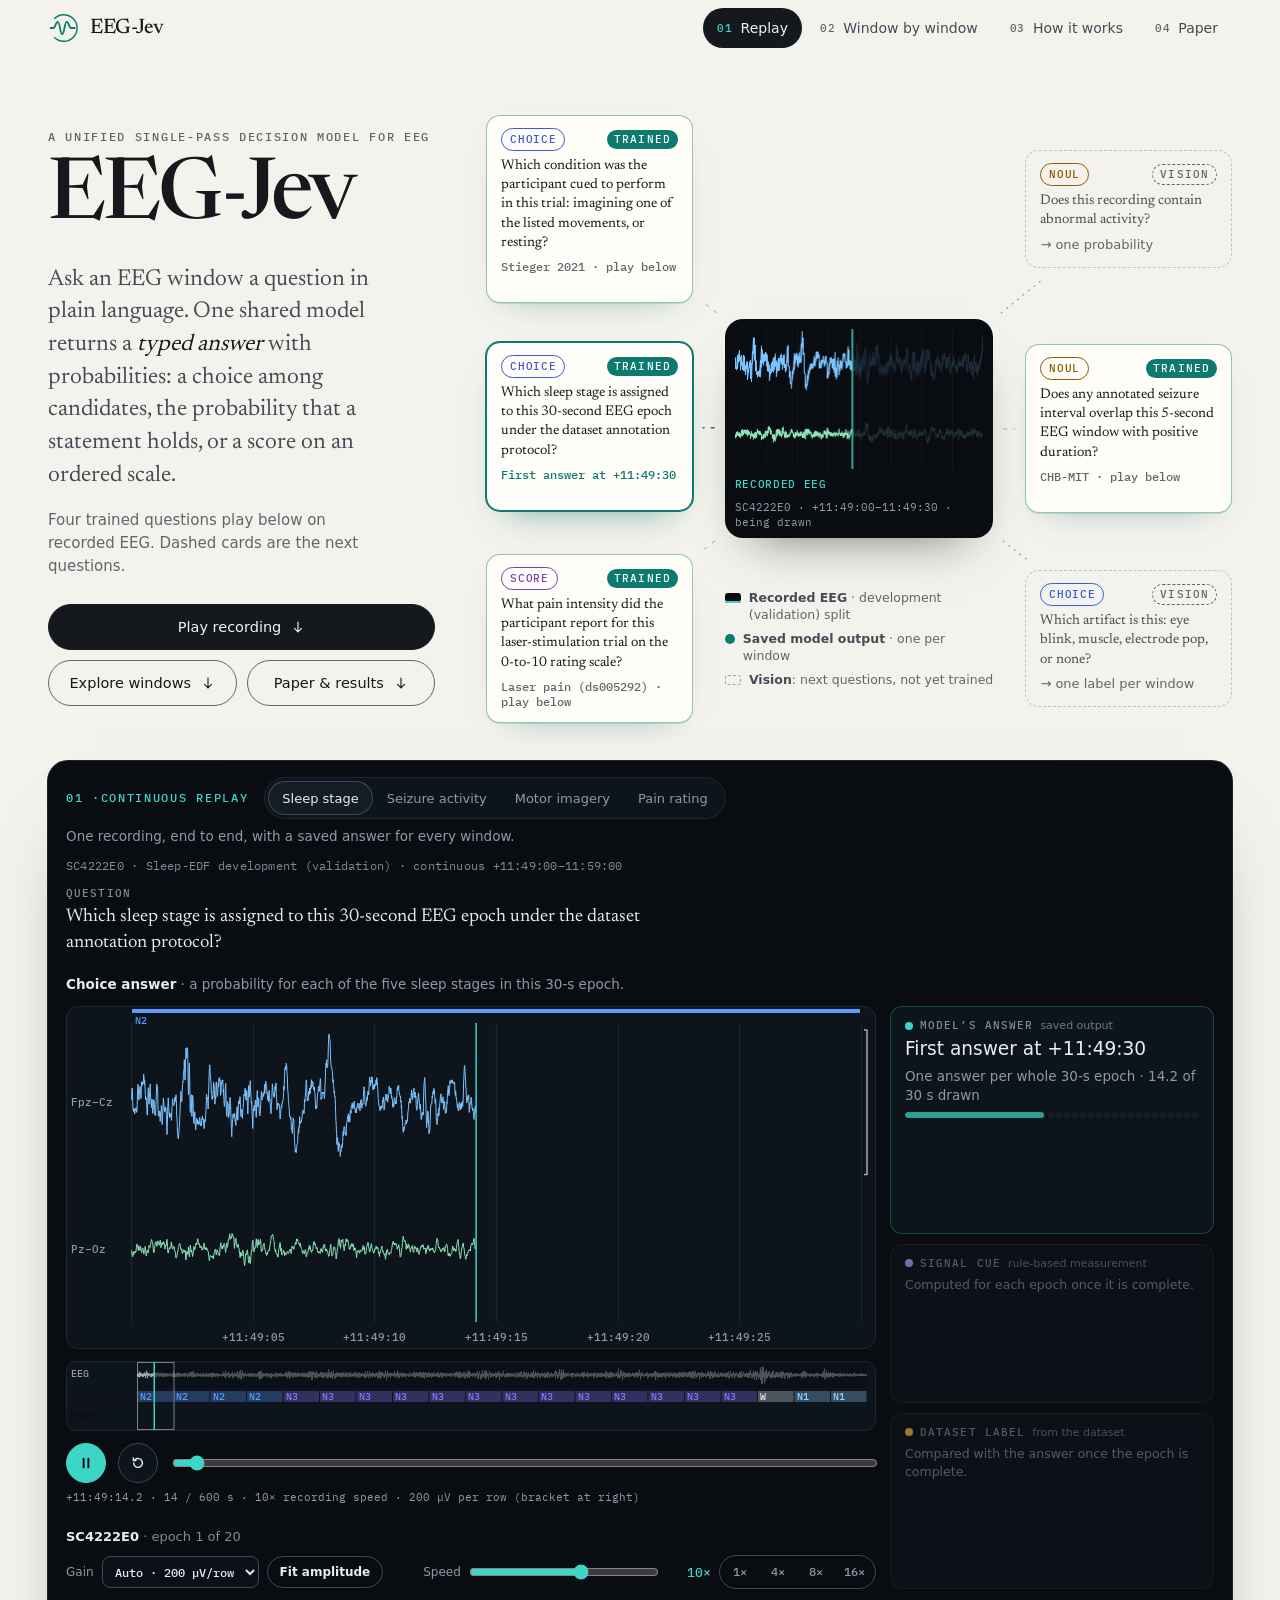
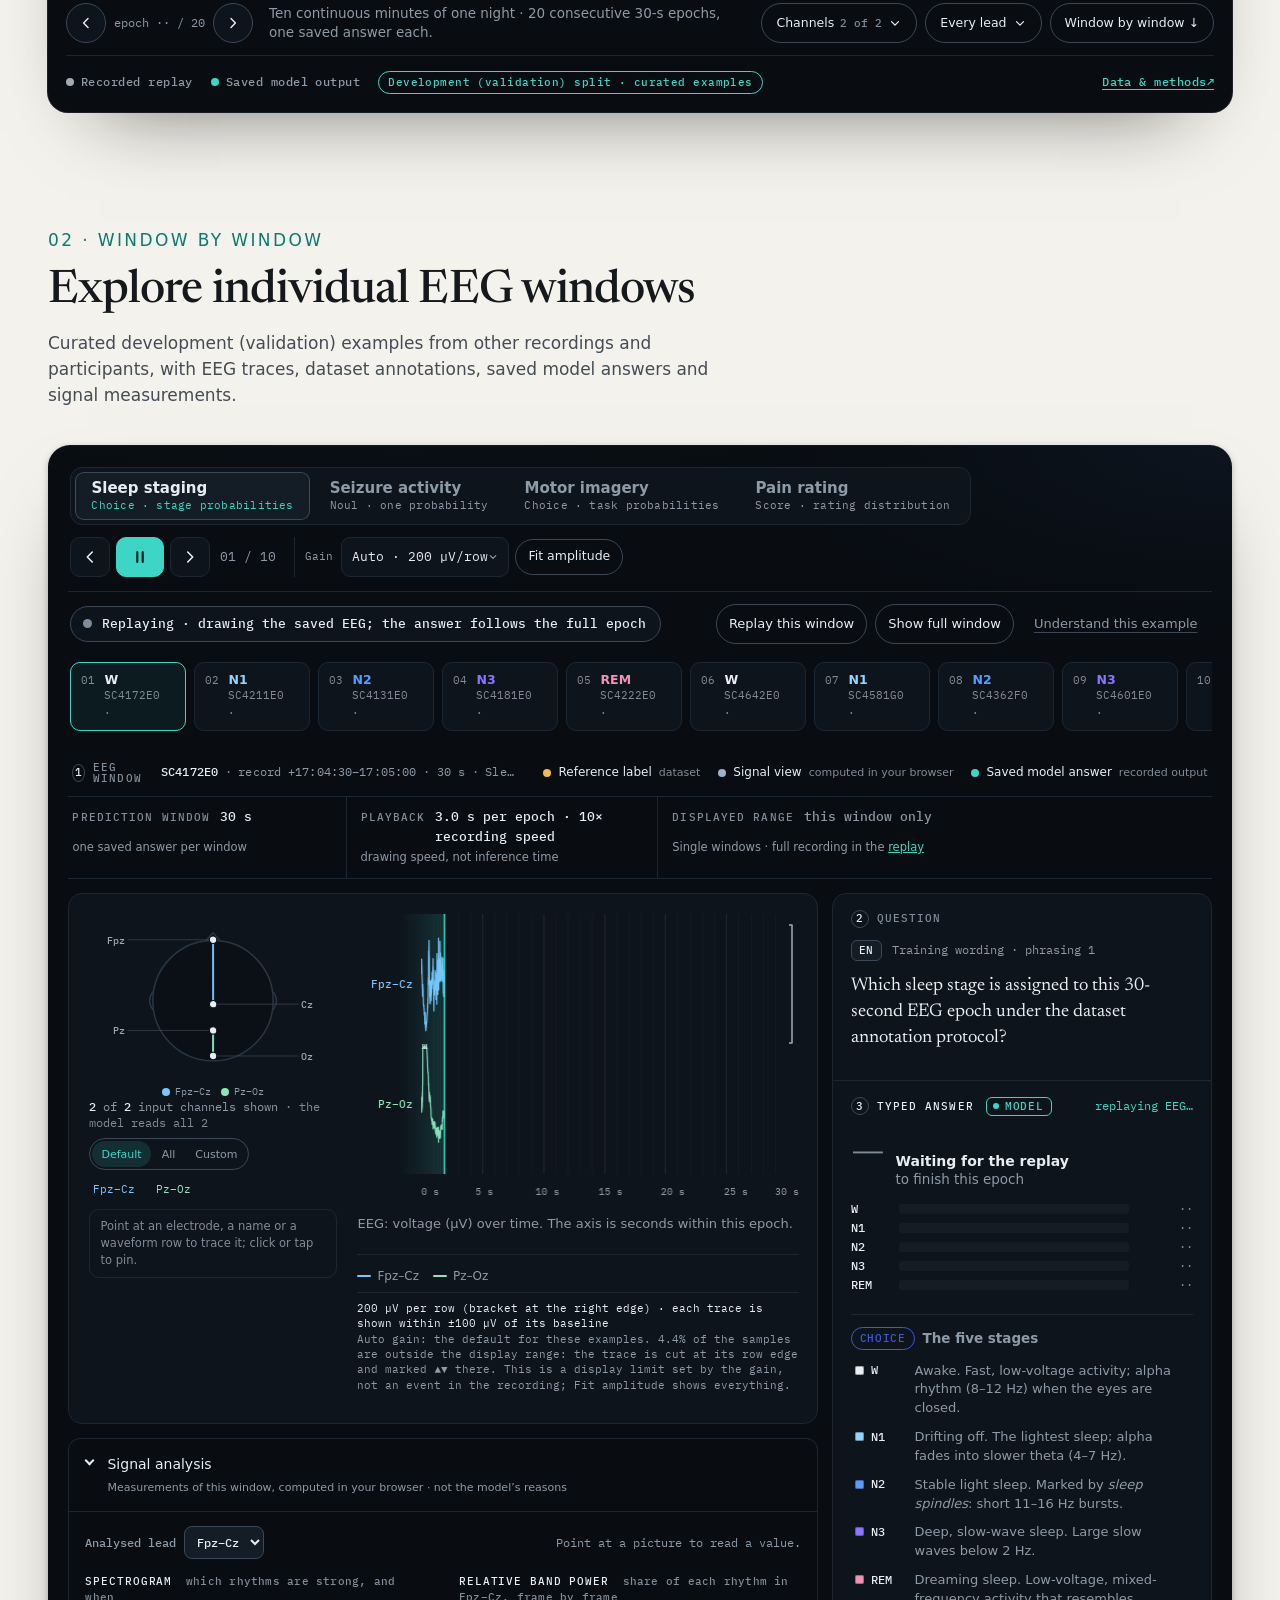
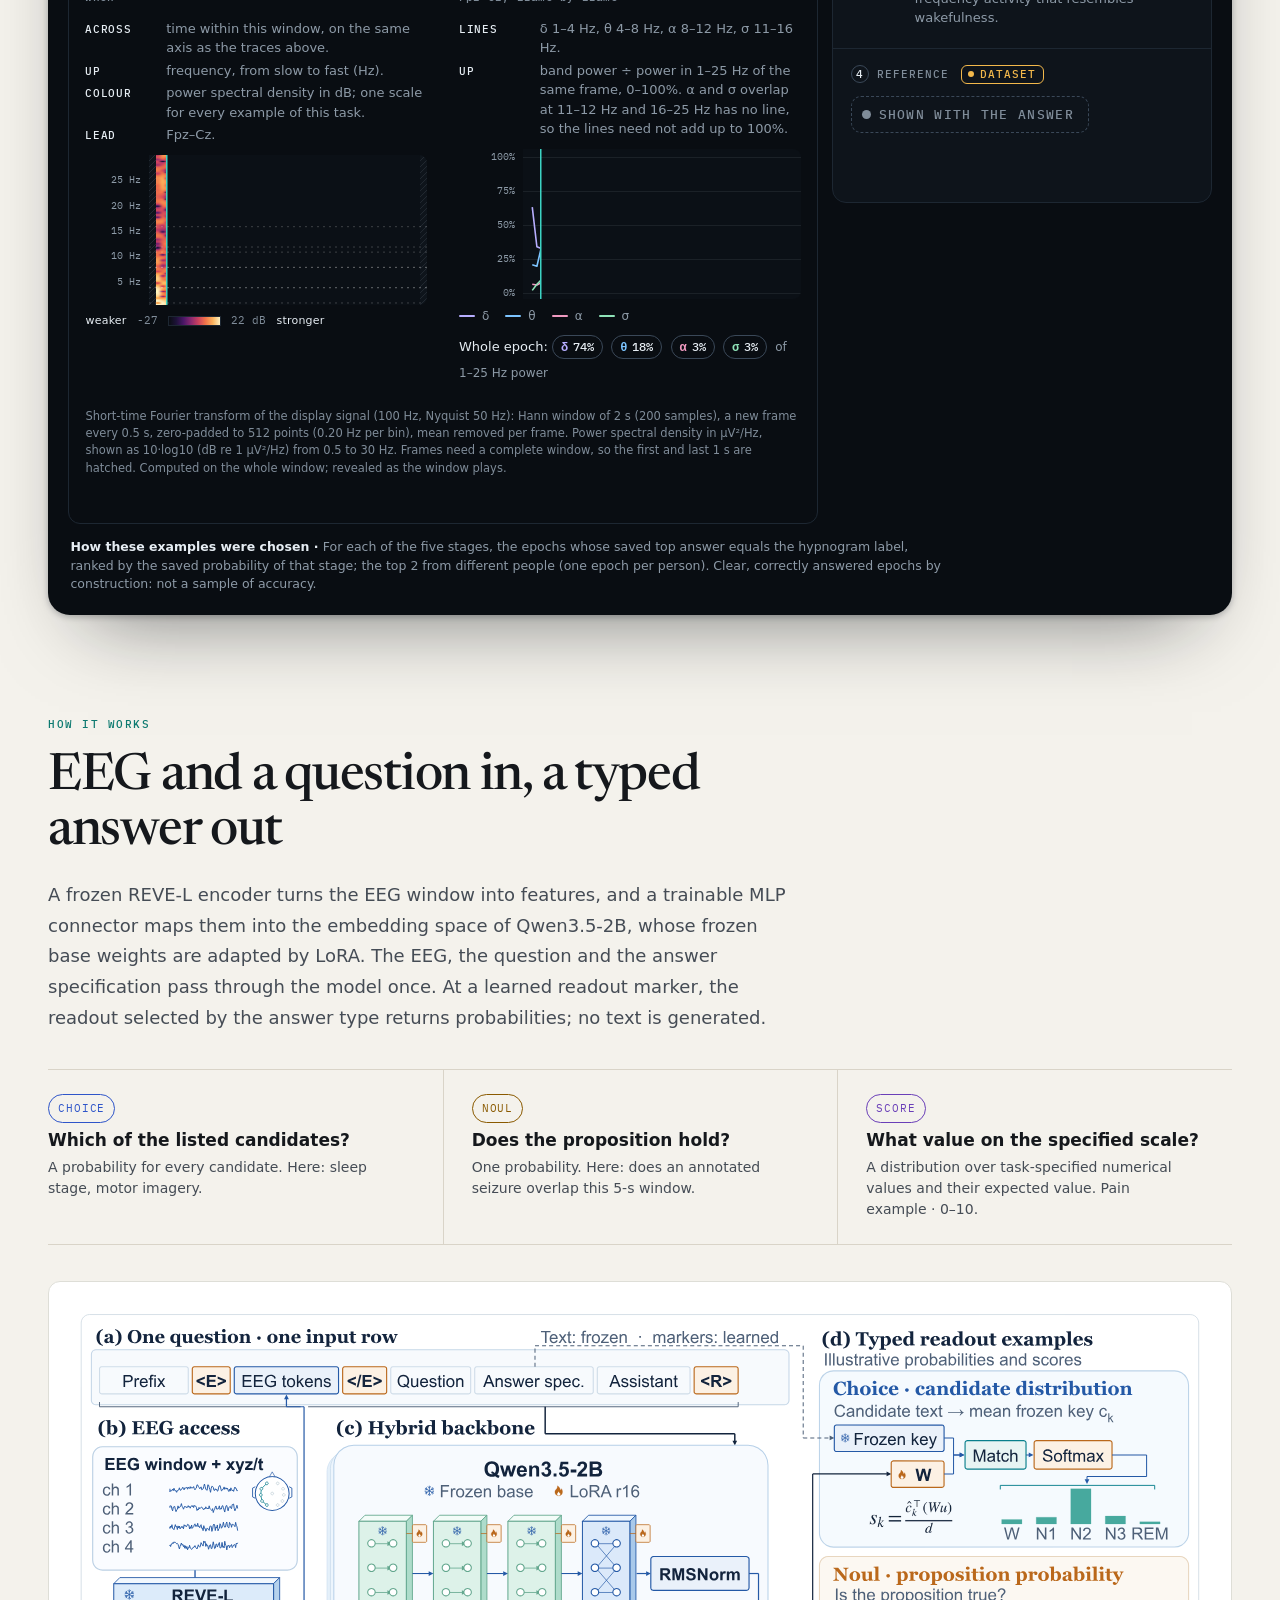
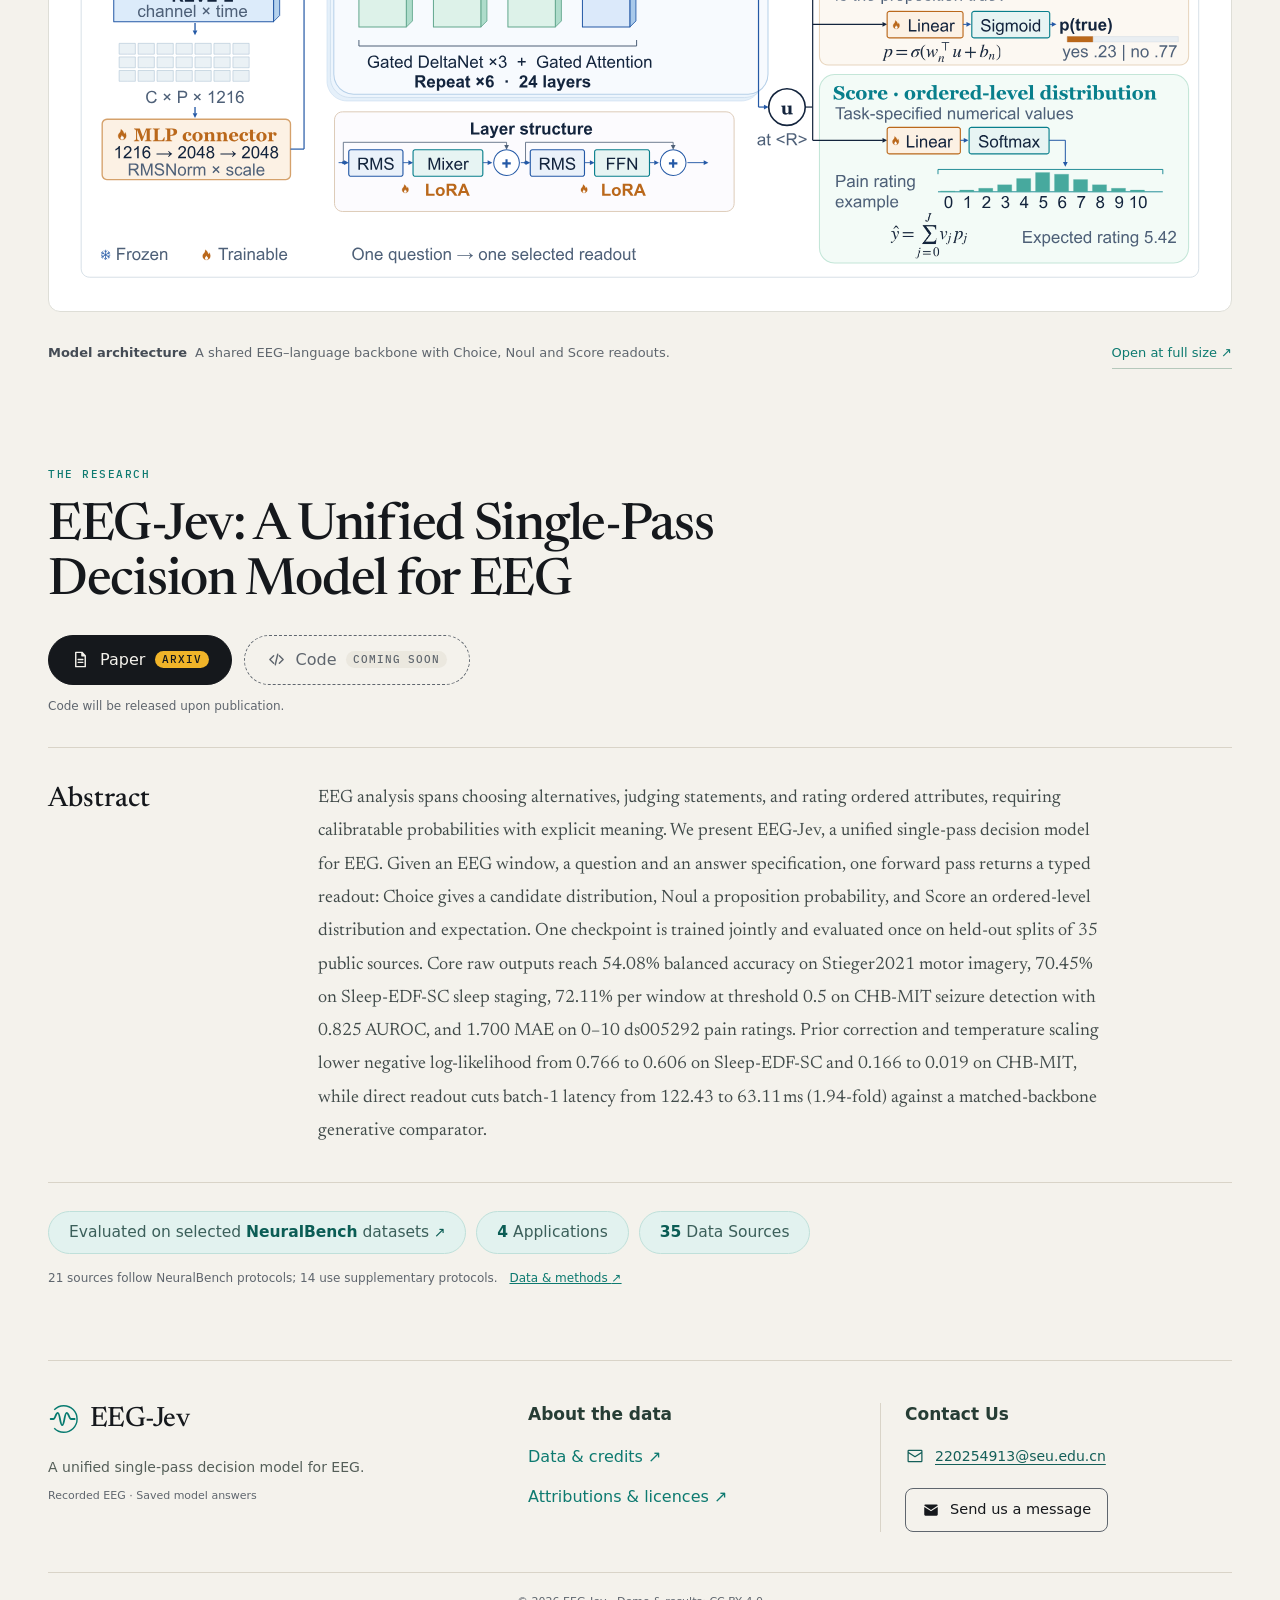
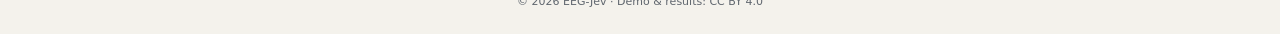
<file: index.html>
<!doctype html>
<html lang="en">
<head>
<meta charset="utf-8">
<meta name="viewport" content="width=device-width, initial-scale=1">
<title>EEG-Jev: A Unified Single-Pass Decision Model for EEG</title>
<meta name="description" content="EEG-Jev is a unified single-pass decision model for EEG. It reads an EEG window, a natural-language question and an answer specification, and returns typed probabilities: Choice, Noul or Score. Recorded replay of EEG with saved outputs of one checkpoint.">
<meta name="color-scheme" content="light">
<link rel="icon" href="data:,">
<link rel="stylesheet" href="assets/css/fonts.css">
<link rel="stylesheet" href="assets/css/style.css">
<link rel="stylesheet" href="assets/css/story.css">
<link rel="stylesheet" href="assets/css/replay-layout.css">
<link rel="stylesheet" href="assets/css/signal-panels.css">
<link rel="stylesheet" href="assets/css/continuous-replay.css">
<link rel="stylesheet" href="assets/css/readout-layout.css">
<link rel="stylesheet" href="assets/css/single-window-detail.css">
<link rel="stylesheet" href="assets/css/waveform-comparison.css">
<link rel="stylesheet" href="assets/css/demo.css">
<link rel="stylesheet" href="assets/css/landing.css">
<script defer src="assets/js/checksum.js"></script>
<script defer src="assets/js/signal.js"></script>
<script defer src="assets/js/replay.js"></script>
<script defer src="assets/js/cues.js"></script>
<script defer src="data/site-config.js"></script>
<script defer src="assets/js/core.js"></script>
<script defer src="assets/js/channels.js"></script>
<script defer src="assets/js/answers.js"></script>
<script defer src="assets/js/analysis.js"></script>
<script defer src="assets/js/hero.js"></script>
<script defer src="assets/js/stage.js"></script>
<script defer src="assets/js/console.js"></script>
<script defer src="assets/js/nav.js"></script>
<script defer src="assets/js/page-content.js"></script>
</head>
<body data-site="eeg-jev-demo">
<a class="skip" href="#stage">Skip to the replay</a>
<nav class="site-nav" id="site-nav" aria-label="Sections">
  <div class="sn-in">
    <a class="sn-brand" href="#top"><svg class="jev-mark" viewBox="0 0 36 36" fill="none" aria-hidden="true"><path d="M7 7.5A15 15 0 1 1 7 28.5" stroke="currentColor" stroke-width="1.6"/><path d="M3 18h3c2.5 0 2.5-7 5-7s2.5 14 5 14 2.5-14 5-14 2.5 7 5 7h4" stroke="currentColor" stroke-width="2" stroke-linecap="round" stroke-linejoin="round"/></svg><span>EEG-Jev</span></a>
    <ol class="sn-links">
      <li><a href="#stage" data-sec="replay"><span class="sn-n mono">01</span>Replay</a></li>
      <li><a href="#windows" data-sec="windows" aria-label="Window by window"><span class="sn-n mono">02</span><span class="sn-l">Window by window</span><span class="sn-s" aria-hidden="true">Windows</span></a></li>
      <li><a href="#how" data-sec="how" aria-label="How it works"><span class="sn-n mono">03</span><span class="sn-l">How it works</span><span class="sn-s" aria-hidden="true">How</span></a></li>
      <li><a href="#resources" data-sec="resources"><span class="sn-n mono">04</span>Paper</a></li>
    </ol>
  </div>
</nav>

<header class="hero hero-stage hero-replay" id="top" data-sec="replay">
  <div class="hero-copy">
    <p class="eyebrow">A Unified Single-Pass Decision Model for EEG</p>
    <h1>EEG-Jev</h1>
    <p class="lede">Ask an EEG window a question in plain language. One shared model returns a <em>typed answer</em> with probabilities: a choice among candidates, the probability that a statement holds, or a score on an ordered scale.</p>
    <p class="hero-how" id="hero-how">Four trained questions play below on recorded EEG. Dashed cards are the next questions.</p>
    <div class="hero-entries">
<a class="hero-cta" href="#stage"><span>Play recording</span><svg class="entry-arrow" viewBox="0 0 20 20" aria-hidden="true"><path d="M10 3v14m-5-5 5 5 5-5"/></svg></a>
<a class="hero-cta2" href="#windows"><span>Explore windows</span><svg class="entry-arrow" viewBox="0 0 20 20" aria-hidden="true"><path d="M10 3v14m-5-5 5 5 5-5"/></svg></a>
<a class="hero-cta3" href="#resources"><span>Paper &amp; results</span><svg class="entry-arrow" viewBox="0 0 20 20" aria-hidden="true"><path d="M10 3v14m-5-5 5 5 5-5"/></svg></a>
</div>
  </div>
  <div class="constellation" id="constellation" aria-label="One EEG window, several typed questions">
    <svg class="links" id="links" aria-hidden="true"></svg>
    <figure class="state">
      <canvas id="cv-hero" aria-hidden="true"></canvas>
      <figcaption><b>Recorded EEG</b> <span id="hero-src" class="mono">one recorded EEG window</span></figcaption>
    </figure>
    <button class="qcard live" data-go="sleep" data-slot="a" type="button" aria-describedby="hero-sleep">
      <span class="qc-top"><span class="tag tag-choice">Choice</span><span class="qc-live">Trained</span></span>
      <span class="qc-q" data-q="sleep">Which sleep stage is assigned to this 30-second EEG epoch under the dataset annotation protocol?</span>
      <span class="qc-a mono" id="hero-sleep">Sleep-EDF · play below</span>
    </button>
    <button class="qcard live" data-go="chb" data-slot="b" type="button" aria-describedby="hero-chb">
      <span class="qc-top"><span class="tag tag-noul">Noul</span><span class="qc-live">Trained</span></span>
      <span class="qc-q" data-q="chb">Does any annotated seizure interval overlap this 5-second EEG window with positive duration?</span>
      <span class="qc-a mono" id="hero-chb">CHB-MIT · play below</span>
    </button>
    <button class="qcard live" data-go="mi" data-slot="c" type="button" aria-describedby="hero-mi">
      <span class="qc-top"><span class="tag tag-choice">Choice</span><span class="qc-live">Trained</span></span>
      <span class="qc-q" data-q="mi">Which motor-imagery task was the participant cued to perform in this trial?</span>
      <span class="qc-a mono" id="hero-mi">Stieger 2021 · play below</span>
    </button>
    <div class="qcard vision" data-slot="d">
      <span class="qc-top"><span class="tag tag-noul">Noul</span><span class="qc-vis">Vision</span></span>
      <span class="qc-q">Does this recording contain abnormal activity?</span>
      <span class="qc-a">→ one probability</span>
    </div>
    <button class="qcard live" data-go="pain" data-slot="e" type="button" aria-describedby="hero-pain">
      <span class="qc-top"><span class="tag tag-score">Score</span><span class="qc-live">Trained</span></span>
      <span class="qc-q" data-q="pain">What pain intensity did the participant report for this laser-stimulation trial on the 0-to-10 rating scale?</span>
      <span class="qc-a mono" id="hero-pain">Laser pain (ds005292) · play below</span>
    </button>
    <div class="qcard vision" data-slot="f">
      <span class="qc-top"><span class="tag tag-choice">Choice</span><span class="qc-vis">Vision</span></span>
      <span class="qc-q">Which artifact is this: eye blink, muscle, electrode pop, or none?</span>
      <span class="qc-a">→ one label per window</span>
    </div>
    <p class="vision-tags"><span class="vt-k"><b>Vision</b> · next questions, not yet trained</span><span class="vt">Abnormal activity</span><span class="vt">Artifact type</span></p>
    <ul class="vision-note src-key" aria-label="What the constellation shows">
      <li class="k-rec"><i aria-hidden="true"></i><span><b>Recorded EEG</b><span class="k-more" id="hero-split"> · recorded replay</span></span></li>
      <li class="k-out"><i aria-hidden="true"></i><span><b>Saved model output</b><span class="k-more"> · one per window</span></span></li>
      <li class="k-vis"><i aria-hidden="true"></i><span><b>Vision</b>: next questions, not yet trained</span></li>
    </ul>
  </div>
  <section class="stage" id="stage" aria-label="Recorded EEG played back with saved answers" data-task="sleep" data-mode="record">
    <div class="stage-head">
      <div class="stage-mode"><span class="sm-on" id="st-mode">Continuous replay</span></div>
      <div class="stage-tabs" role="tablist" aria-label="Question type">
        <button role="tab" id="st-tab-sleep" aria-selected="true" data-task="sleep" aria-label="Sleep stage"><span class="tab-l">Sleep stage</span><span class="tab-s" aria-hidden="true">Sleep</span></button>
        <button role="tab" id="st-tab-chb" aria-selected="false" data-task="chb" tabindex="-1" aria-label="Seizure activity"><span class="tab-l">Seizure activity</span><span class="tab-s" aria-hidden="true">Seizure</span></button>
        <button role="tab" id="st-tab-mi" aria-selected="false" data-task="mi" tabindex="-1" aria-label="Motor imagery"><span class="tab-l">Motor imagery</span><span class="tab-s" aria-hidden="true">Motor</span></button>
        <button role="tab" id="st-tab-pain" aria-selected="false" data-task="pain" tabindex="-1" aria-label="Pain rating"><span class="tab-l">Pain rating</span><span class="tab-s" aria-hidden="true">Pain</span></button>
      </div>
      <p class="stage-mode-note"><span class="note-record" id="st-mode-note">One recording, end to end, with a saved answer for every window.</span></p>
      <span class="stage-rec mono" id="st-rec"></span>
    </div>
    <p class="stage-q"><span class="st-k">Question</span><span id="st-q"></span></p>
    <p class="stage-sem">
      <span class="sem-sleep"><b>Choice answer</b> · a probability for each of the five sleep stages in this 30-s epoch.</span>
      <span class="sem-chb"><b>Noul answer</b> · Model P(seizure overlap): the probability that an annotated seizure overlaps this 5-s window.</span>
      <span class="sem-mi"><b>Choice answer</b> · a probability for each motor-imagery task offered in the question.</span>
      <span class="sem-pain"><b>Score answer</b> · a probability for each rating from 0 to 10; the expected value is read from it.</span>
    </p>
    <div class="stage-body">
      <div class="stage-main">
        <div class="stage-plot"><canvas id="cv-stage" role="img" aria-label="Recorded EEG"></canvas><div class="row-scroll" id="st-scroll" tabindex="0" role="group" aria-label="Channel rows: point at a row to trace it, click to pin it, arrow keys step through the rows"><div></div></div></div>
        <div class="st-phases mono" id="st-phases" role="group" aria-label="Phases of the original experiment in the span on screen" hidden></div>
        <div class="stage-over"><canvas id="cv-over-st" role="img" tabindex="0" aria-label="Whole stretch: EEG, dataset annotation and saved answers so far; click or drag to move, arrow keys step one window"></canvas></div>
        <div class="stage-transport">
          <button class="st-btn st-play" id="st-play" type="button" aria-label="Pause"><svg viewBox="0 0 20 20" aria-hidden="true" class="i-pause"><path d="M7 4.5v11M13 4.5v11"/></svg><svg viewBox="0 0 20 20" aria-hidden="true" class="i-play"><path d="M6.5 4.2v11.6L16 10z"/></svg></button>
          <button class="st-btn st-replay" id="st-replay" type="button" aria-label="Replay from the start" title="Replay from the start"><svg viewBox="0 0 20 20" aria-hidden="true"><path d="M4.5 10a5.5 5.5 0 1 0 1.8-4.1M4.2 3.6v3.2h3.2"/></svg></button>
          <input type="range" id="st-scrub" min="0" max="1000" step="1" value="0" aria-label="Position in the replay">
          <span class="st-time mono" id="st-time"></span>
          
        </div>
        <div class="st-ctl">
          <p class="st-where" id="st-where"></p>
          <div class="st-ctl-row">
            <div class="st-gainbox"><label for="st-gain">Gain</label><select id="st-gain" class="mono" aria-label="Display gain in microvolts per channel row; display only"></select><button type="button" class="st-fit" id="st-fit" title="Choose the gain at which no shown lead leaves its row in the span on screen">Fit amplitude</button><span class="st-clipkey mono" id="st-clipkey" title="The trace is cut at its row edge where it exceeds the display range set by the gain. It is not an event in the recording." hidden>▲▼ outside display range</span></div>
            <div class="st-speedbox" role="group" aria-label="Playback speed"><label for="st-rate">Speed</label><input type="range" id="st-rate" min="1" max="16" step="0.1" value="4" aria-label="Playback speed, in multiples of recording speed"><output class="mono" id="st-rate-val" for="st-rate">4×</output><div class="st-speed" role="group" aria-label="Speed presets"><button type="button" data-sp="1" aria-pressed="false" aria-label="1 times recording speed">1×</button><button type="button" data-sp="4" aria-pressed="false" aria-label="4 times recording speed">4×</button><button type="button" data-sp="8" aria-pressed="false" aria-label="8 times recording speed">8×</button><button type="button" data-sp="16" aria-pressed="false" aria-label="16 times recording speed">16×</button></div></div>
          </div>
        </div>
      </div>
      <div class="stage-read" aria-live="polite">
        <div class="sr-card sr-ans"><span class="st-k"><i class="dot dot-model"></i>Model’s answer <small>saved output</small></span><b class="sr-v" id="st-ans"></b><span class="sr-sub" id="st-ans-sub"></span><div class="st-meter" id="st-meter"></div><span class="sr-gate mono" id="st-gate"></span><span class="sr-next mono" id="st-next-at"></span></div>
        <div class="sr-card sr-cue"><span class="st-k"><i class="dot dot-cue"></i><span id="st-cue-title">Signal cue</span> <small id="st-cue-source">rule-based measurement</small></span><div class="sr-cue-txt" id="st-cue"></div><div id="st-comparison" hidden>
          <label class="wc-lead" for="wc-lead">View lead <select id="wc-lead" aria-label="Waveform detail lead"></select></label>
          <figure class="wc-frame"><figcaption>Current continuous excerpt <span id="wc-onset-time"></span></figcaption><canvas id="wc-onset" role="img" aria-label="Current continuous EEG excerpt, following playback"></canvas></figure>
          <p class="wc-key">Amber line: annotated onset · purple box: detail selection · purple trace: selected lead<br>Unplayed signal stays hidden.</p>
          <p id="wc-text" class="wc-text"></p>
          <details class="wc-method"><summary>Source &amp; view</summary><p>A continuous excerpt of up to the last 20 seconds, following playback. The purple box on the main chart marks the same lead and time range. The onset line appears only while its time is in this excerpt. All displayed leads are available in recording order; no lead is designated as the seizure focus. One voltage scale is shared across leads.</p><p>The dataset provides seizure start and end times, not labels for individual waves or onset channels. This replay uses saved model answers; an answer appears only after its full 5-s window has played.</p></details>
        </div><canvas id="cv-zoom" class="st-zoom" hidden aria-hidden="true"></canvas></div>
        <div class="sr-card sr-ref"><span class="st-k"><i class="dot dot-ref"></i>Dataset label <small>from the dataset</small></span><b class="sr-v sr-v-ref" id="st-ref"></b><span class="st-agree" id="st-agree"></span></div>
      </div>
    </div>
    <div class="st-chp" id="st-chp" hidden><div id="ch-stage" aria-label="Channels of the replay"></div></div>
    <div class="stage-foot">
      <div class="st-nav"><button class="st-btn" id="st-prev" type="button" aria-label="Previous window"><svg viewBox="0 0 20 20" aria-hidden="true"><path d="M12.5 4.5 7 10l5.5 5.5"/></svg></button><span class="mono" id="st-count"></span><button class="st-btn" id="st-next" type="button" aria-label="Next window"><svg viewBox="0 0 20 20" aria-hidden="true"><path d="M7.5 4.5 13 10l-5.5 5.5"/></svg></button></div>
      <p class="st-context" id="st-context"></p>
      <div class="st-acts"><button class="st-more st-chbtn" id="st-chbtn" type="button" aria-expanded="false" aria-controls="st-chp">Channels <span class="mono" id="st-chcount"></span> <svg viewBox="0 0 20 20" aria-hidden="true"><path d="M5 8l5 5 5-5"/></svg></button><button class="st-more" id="st-more" type="button" aria-expanded="false" aria-controls="continuous">Every lead <svg viewBox="0 0 20 20" aria-hidden="true"><path d="M5 8l5 5 5-5"/></svg></button><a class="st-open" id="st-open" href="#console">Window by window ↓</a></div>
    </div>
    <section class="stage-more contin contin-panel" id="continuous" data-task="sleep" aria-label="Every lead of the recording and the saved answers around the playhead" hidden>
      <div class="contin-eeg"><canvas id="cv-cont" role="img" aria-label="Recorded EEG, every lead"></canvas><p class="contin-gain mono" id="c-gain"></p></div>
      <ol class="contin-ans" id="c-ans" aria-label="Saved answers around the playhead"></ol>
    </section>
    <p class="stage-note"><span class="tag-rec">Recorded replay</span><span class="tag-out">Saved model output</span><span class="data-status" id="data-status" hidden></span><a href="methods.html">Data &amp; methods <span aria-hidden="true">↗</span></a></p>
  </section>
</header>

<section id="console" class="console-wrap" aria-labelledby="console-h" data-sec="windows">
  <span id="windows" class="anchor" aria-hidden="true"></span>
  <div class="console-title"><p class="eyebrow-l mono">02 · Window by window</p><h2 id="console-h">Explore individual EEG windows</h2><p id="console-sub">Curated examples from other recordings, with EEG traces, dataset annotations and saved model answers.</p></div>
  <div class="console" data-task="sleep">
    <div class="bar">
      <div class="types" role="tablist" aria-label="Answer type">
        <button role="tab" id="tab-sleep" aria-selected="true" aria-controls="monitor" data-task="sleep"><span class="t1">Sleep staging</span><span class="t2">Choice · stage probabilities</span></button>
        <button role="tab" id="tab-chb" aria-selected="false" aria-controls="monitor" data-task="chb" tabindex="-1"><span class="t1">Seizure activity</span><span class="t2">Noul · one probability</span></button>
        <button role="tab" id="tab-mi" aria-selected="false" aria-controls="monitor" data-task="mi" tabindex="-1"><span class="t1">Motor imagery</span><span class="t2">Choice · task probabilities</span></button>
        <button role="tab" id="tab-pain" aria-selected="false" aria-controls="monitor" data-task="pain" tabindex="-1"><span class="t1">Pain rating</span><span class="t2">Score · rating distribution</span></button>
      </div>
      <div class="transport">
        <button class="ctl" id="prev" aria-label="Previous example" title="Previous (←)"><svg viewBox="0 0 20 20" aria-hidden="true"><path d="M12.5 4.5 7 10l5.5 5.5"/></svg></button>
        <button class="ctl ctl-play" id="play" aria-label="Pause replay" title="Play / pause (Space)"><svg viewBox="0 0 20 20" aria-hidden="true" class="i-pause"><path d="M7 4.5v11M13 4.5v11"/></svg><svg viewBox="0 0 20 20" aria-hidden="true" class="i-play"><path d="M6.5 4.2v11.6L16 10z"/></svg></button>
        <button class="ctl" id="next" aria-label="Next example" title="Next (→)"><svg viewBox="0 0 20 20" aria-hidden="true"><path d="M7.5 4.5 13 10l-5.5 5.5"/></svg></button>
        <span class="counter mono" id="counter" aria-live="polite">01 / 10</span>
        <label class="gain">
          <span title="Display gain only: microvolts per channel row. Saved probabilities do not change.">Gain</span>
          <select id="gain" class="mono" aria-label="Display gain in microvolts per channel row"></select>
        </label>
        <button class="btn-ghost fit-amp" id="fit-amp" type="button" title="Choose the gain at which no sample of this window leaves its row">Fit amplitude</button>
      </div>
    </div>

    <div class="replay-tools" aria-label="Recorded playback controls">
      <p class="play-status" id="play-status"><i aria-hidden="true"></i><span id="replay-state" role="status"></span></p>
      <div class="replay-actions">
        <button class="btn-ghost" id="replay-window" type="button">Replay this window</button>
        <button class="btn-ghost" id="show-full" type="button">Show full window</button>
        <button class="text-btn" id="guide-start" type="button" aria-expanded="false" aria-controls="guide-card">Understand this example</button>
      </div>
    </div>

    <section class="guide-card" id="guide-card" aria-labelledby="guide-title" hidden>
      <div class="guide-heading"><span class="mono" id="guide-step">1 / 4</span><h3 id="guide-title"></h3></div>
      <p id="guide-copy" aria-live="polite"></p>
      <div class="guide-actions"><button class="btn-ghost" id="guide-prev" type="button">Previous step</button><button class="btn-ghost" id="guide-next" type="button">Next step</button><button class="text-btn" id="guide-exit" type="button">Exit guide</button></div>
      <small>Playback pauses during the guide and the full window is shown.</small>
    </section>

    <div class="case-filter" id="case-filter" role="group" aria-label="Show trials of one cued task" hidden></div>
    <div class="case-strip" id="case-strip" role="listbox" aria-label="Curated examples" tabindex="0"></div>

    <div class="scope-head record-head">
      <div class="src-wrap"><span class="step"><i>1</i>EEG window</span><div class="src mono" id="src">—</div></div>
      <ul class="source-key" aria-label="Three separate sources on this console">
        <li class="sk-ref"><i aria-hidden="true"></i>Reference label <small>dataset</small></li>
        <li class="sk-obs"><i aria-hidden="true"></i>Signal view <small>computed in your browser</small></li>
        <li class="sk-model"><i aria-hidden="true"></i>Saved model answer <small>recorded output</small></li>
      </ul>
    </div>
    <div class="timescale" id="continuous-status" aria-label="Time scales in this replay">
      <div class="ts-item"><span class="ts-k">Prediction window</span><b class="mono" id="ts-window">30 s</b><small>one saved answer per window</small></div>
      <div class="ts-item"><span class="ts-k">Playback</span><b class="mono" id="ts-play">≈4 s per window</b><small>drawing speed, not inference time</small></div>
      <div class="ts-item ts-range"><span class="ts-k">Displayed range</span><b class="mono" id="ts-range">this window only</b><small id="ts-range-note">Single windows · full recording in the <a href="#stage">replay</a></small></div>
    </div>
    <div class="monitor" id="monitor" role="tabpanel" aria-labelledby="tab-sleep">
      <div class="monitor-main">
      <div class="scope">
        <div class="scalp" id="ch-console" aria-label="Channels of this window"></div>
        <div class="tracks" id="tracks">
          <div class="track track-eeg">
            <span class="track-label">EEG <small id="montage-label">bipolar</small></span>
            <canvas id="cv-eeg" aria-label="EEG waveform" role="img"></canvas>
            <div class="row-scroll" id="eeg-scroll" tabindex="0" role="group" aria-label="Channel rows: point at a row to trace it, click to pin it, arrow keys step through the rows"><div></div></div>
          </div>
          <div class="track track-axis"><canvas id="cv-axis" aria-hidden="true"></canvas></div>
          <p class="read-guide eeg-guide" id="eeg-guide">EEG: voltage (µV) over time. The axis is seconds within this window.</p>
          <div class="legend" id="legend"></div>
        </div>
      </div>

      <section class="pair" id="pair" hidden aria-labelledby="pair-h">
        <div class="pair-head"><h3 id="pair-h">Same lead, same scale</h3><label>Lead <select id="pair-lead" aria-label="Lead for the comparison"></select></label></div>
        <div class="pair-charts">
          <figure><figcaption><span id="pair-a-label">This window</span> <small id="pair-a-time"></small></figcaption><canvas id="pair-a" role="img" aria-label="Selected lead of this window"></canvas></figure>
          <figure><figcaption><span id="pair-b-label">Same record, background</span> <small id="pair-b-time"></small></figcaption><canvas id="pair-b" role="img" aria-label="Selected lead of the paired window from the same record"></canvas></figure>
        </div>
        <p class="pair-note" id="pair-note"></p>
      </section>

      <details class="disclosure" id="analysis-details" data-reading-detail open>
        <summary>Signal analysis <small>Measurements of this window, computed in your browser · not the model’s reasons</small></summary>
        <div class="detail-body">
          <div class="an-bar"><label class="an-lead">Analysed lead <select id="an-lead" aria-label="Lead used for the signal analysis"></select></label><p class="an-read mono" id="an-read" aria-live="polite">Point at a picture to read a value.</p></div>
          <div class="track track-spec">
            <span class="track-label">Spectrogram <small>which rhythms are strong, and when</small></span>
            <ul class="axis-key">
              <li><b>Across</b><span>time within this window, on the same axis as the traces above.</span></li>
              <li><b>Up</b><span>frequency, from slow to fast (Hz).</span></li>
              <li><b>Colour</b><span>power spectral density in dB; one scale for every example of this task.</span></li>
              <li id="spec-lead"></li>
            </ul>
            <canvas id="cv-spec" role="img" aria-label="Spectrogram"></canvas>
            <div class="color-key"><span class="ck-w">weaker</span><span id="spec-low"></span><i aria-hidden="true"></i><span id="spec-high"></span><span class="ck-w">stronger</span></div>
          </div>
          <div class="track track-feat" id="feat-wrap">
            <span class="track-label" id="feat-label">Measurement</span>
            <ul class="axis-key" id="feat-key"></ul>
            <canvas id="cv-feat" role="img" aria-label="Signal measurement over time"></canvas>
            <dl class="pain-stats" id="pain-stats"></dl>
            <div class="an-legend" id="feat-legend"></div>
            <p class="an-sum" id="feat-sum"></p>
          </div>
          <p class="read-guide fine an-foot" id="an-params"></p>
        </div>
      </details>

      </div>
      <div class="decide-rail">
      <aside class="decide" aria-label="Question and answer">
        <div class="q">
          <span class="step"><i>2</i>Question</span>
          <div class="q-meta"><span class="pill" id="q-lang">EN</span><span id="q-kind">Training wording</span></div>
          <div class="q-body" id="q-body">
            <p class="q-text" id="q-text" lang="en">—</p>
            <p class="q-gloss" id="q-gloss"></p>
          </div>
        </div>
        <div class="ans" id="ans" aria-live="polite">
          <div class="ans-head"><span class="step"><i>3</i>Typed answer <span class="src-tag tag-model">Model</span></span><span class="ans-status mono" id="ans-status">reading…</span></div>
          <div class="ans-body" id="ans-body"></div>
          <div class="task-key tk-sleep">
            <p class="tk-h"><span class="tag tag-choice">Choice</span> The five stages</p>
            <ul class="stages" role="list">
              <li data-stage="W"><b>W</b><span>Awake. Fast, low-voltage activity; alpha rhythm (8–12&nbsp;Hz) when the eyes are closed.</span></li>
              <li data-stage="N1"><b>N1</b><span>Drifting off. The lightest sleep; alpha fades into slower theta (4–7&nbsp;Hz).</span></li>
              <li data-stage="N2"><b>N2</b><span>Stable light sleep. Marked by <i>sleep spindles</i>: short 11–16&nbsp;Hz bursts.</span></li>
              <li data-stage="N3"><b>N3</b><span>Deep, slow-wave sleep. Large slow waves below 2&nbsp;Hz.</span></li>
              <li data-stage="REM"><b>REM</b><span>Dreaming sleep. Low-voltage, mixed-frequency activity that resembles wakefulness.</span></li>
            </ul>
          </div>
          <div class="task-key tk-chb">
            <p class="tk-h"><span class="tag tag-noul">Noul</span> What the number means</p>
            <p><b>Model P(seizure overlap)</b> is the model’s probability that an annotated seizure overlaps this 5-second window. The <b>dataset label</b> is “seizure overlap” when the window and an annotated seizure interval share any time at all; otherwise no annotated seizure overlaps this 5-second window. Neither is the share of the window that is seizure.</p>
            <p class="tk-note" id="tk-chb-thr">The marked threshold was fixed on development data.</p>
          </div>
          <div class="task-key tk-mi">
            <p class="tk-h"><span class="tag tag-choice">Choice</span> What the options are</p>
            <p id="tk-mi-text">The question lists the motor-imagery tasks of this experiment, and the model returns one probability for each. The label is the task the participant was cued to perform in the trial.</p>
            <ul class="anchors anchors-wide" id="mi-options" aria-label="Options offered in the question"></ul>
          </div>
          <div class="task-key tk-pain">
            <p class="tk-h"><span class="tag tag-score">Score</span> How to read the distribution</p>
            <p>Each bar is the probability the model gives to one rating from 0 to 10. The teal marker is the expected value, the sum of each rating times its probability. The amber marker is the rating the participant reported for this laser stimulus.</p>
            <ul class="anchors" id="pain-anchors" aria-label="Rating scale anchors"></ul>
          </div>
        </div>
        <div class="gate" id="gate">
          <span class="step"><i>4</i>Reference <span class="src-tag tag-ref">Dataset</span></span>
          <div class="stamp" id="stamp"><svg viewBox="0 0 20 20" aria-hidden="true" class="i-auto"><path d="M4.5 10.5 8.5 14.5 15.5 6"/></svg><svg viewBox="0 0 20 20" aria-hidden="true" class="i-defer"><path d="M6 14 14 6M8 6h6v6"/></svg><span id="stamp-text">—</span></div>
          <p class="gate-why mono" id="gate-why"></p>
        </div>
      </aside>
      </div>
    </div>
    <p class="console-foot" id="console-foot"></p>
    <div class="readout mono" id="hover-readout" aria-hidden="true"></div>
    <p class="noscript-note" id="boot-note">Loading recorded material…</p>
  </div>
</section>

<section class="how wrap" id="how" aria-labelledby="how-title" data-sec="how">
  <p class="eyebrow-l mono">How it works</p>
  <h2 id="how-title">EEG and a question in, a typed answer out</h2>
  <p class="how-lede">A frozen REVE-L encoder turns the EEG window into features, and a trainable MLP connector maps them into the embedding space of Qwen3.5-2B, whose frozen base weights are adapted by LoRA. The EEG, the question and the answer specification pass through the model once. At a learned readout marker, the readout selected by the answer type returns probabilities; no text is generated.</p>
  <ul class="how-types" aria-label="The three answer types">
    <li><span class="ty ty-choice mono">Choice</span><b>Which of the listed candidates?</b><span>A probability for every candidate. Here: sleep stage, motor imagery.</span></li>
    <li><span class="ty ty-noul mono">Noul</span><b>Does the proposition hold?</b><span>One probability. Here: does an annotated seizure overlap this 5-s window.</span></li>
    <li><span class="ty ty-score mono">Score</span><b>What value on the specified scale?</b><span>A distribution over task-specified numerical values and their expected value. Pain example · 0–10.</span></li>
  </ul>
  <figure class="how-fig" id="how-fig" hidden>
    <a class="fig-link" href="#how" title="Open the figure at full size"><img width="1600" height="900" loading="lazy" style="max-width:100%;height:auto" alt=""></a>
    <figcaption><b id="fig-label">Model architecture</b> <span id="fig-caption"></span> <a class="fig-hint" href="#how">Open at full size ↗</a></figcaption>
  </figure>
</section>

<section class="resrc wrap" id="resources" data-sec="resources" aria-labelledby="res-title">
  <p class="eyebrow-l mono">The research</p>
  <h2 class="res-title" id="res-title">EEG-Jev: A Unified Single-Pass Decision Model for EEG</h2>
  
  <div class="res-btns" id="res-btns" role="group" aria-label="Paper and code"></div>
  <p class="res-note" id="res-note"></p>
  <section class="res-abs" id="res-abs" aria-labelledby="abstract-title" hidden>
    <h3 id="abstract-title">Abstract</h3>
    <div class="res-abs-body" id="res-abs-body"></div>
  </section>
  <ul class="res-pills" id="res-pills" aria-label="Scope of the study">
    <li><a id="res-bench" href="https://facebookresearch.github.io/neuroai/neuralbench/index.html" target="_blank" rel="noopener">Evaluated on selected <b>NeuralBench</b> datasets</a></li>
    <li><b id="res-apps">4</b> Applications</li>
    <li><b id="res-srcs">35</b> Data Sources</li>
  </ul>
  <p class="res-scope" id="res-scope"><span id="res-scope-text">EEG-Jev is evaluated on selected NeuralBench datasets, not on the whole benchmark.</span> <a href="methods.html">Data &amp; methods <span aria-hidden="true">↗</span></a></p>
</section>

<footer class="foot wrap">
  <div class="footer-brand"><a class="sn-brand" href="#top"><svg class="jev-mark" viewBox="0 0 36 36" fill="none" aria-hidden="true"><path d="M7 7.5A15 15 0 1 1 7 28.5" stroke="currentColor" stroke-width="1.6"/><path d="M3 18h3c2.5 0 2.5-7 5-7s2.5 14 5 14 2.5-14 5-14 2.5 7 5 7h4" stroke="currentColor" stroke-width="2" stroke-linecap="round" stroke-linejoin="round"/></svg><span>EEG-Jev</span></a><p>A unified single-pass decision model for EEG.</p><span class="footer-small">Recorded EEG · Saved model answers</span></div>
  <div class="footer-links"><h3>About the data</h3><a href="methods.html">Data &amp; credits ↗</a><a href="NOTICE.txt">Attributions &amp; licences ↗</a><span id="omitted-note" hidden></span></div>
  <div class="footer-links footer-contact">
    <h3>Contact Us</h3>
    <a class="contact-email" href="mailto:220254913@seu.edu.cn"><!-- Alibaba Iconfont / 千牛图标库 / mail #7008961: https://www.iconfont.cn/collections/detail?cid=4491 --><svg class="mail-icon" viewBox="0 0 1024 1024" aria-hidden="true" focusable="false"><path d="M831.936 768L192 768.192V378.304l302.816 192.704a32.096 32.096 0 0 0 34.4 0L832 378.304 831.936 768zM192 255.776L192.096 256 832 255.776v46.656l-320 203.616L192 302.432V255.776zM831.936 192H192.096A64 64 0 0 0 128 255.776v512.416C128 803.36 156.768 832 192.096 832h639.84A64 64 0 0 0 896 768.192V255.776A64 64 0 0 0 831.936 192z" fill="currentColor" /></svg><span>220254913@seu.edu.cn</span></a>
    <a class="contact-button" href="mailto:220254913@seu.edu.cn"><!-- Alibaba Iconfont / 千牛图标库 / mail_fill #7008962: https://www.iconfont.cn/collections/detail?cid=4491 --><svg class="mail-icon" viewBox="0 0 1024 1024" aria-hidden="true" focusable="false"><path d="M512 576a32 32 0 0 1-17.184-4.992L128 337.568v430.656A64 64 0 0 0 192.064 832h639.872A64 64 0 0 0 896 768.224V337.888l-366.816 233.12A32.096 32.096 0 0 1 512 576" fill="currentColor" /><path d="M831.936 192H192.064A64 64 0 0 0 128 255.808v4.896l384 245.376 384-244.032v-6.24A64 64 0 0 0 831.936 192" fill="currentColor" /></svg><span>Send us a message</span></a>
  </div>
  <div class="footer-bottom"><span>© 2026 EEG-Jev · Demo &amp; results: CC BY 4.0</span></div>
</footer>
</body>
</html>
</file>
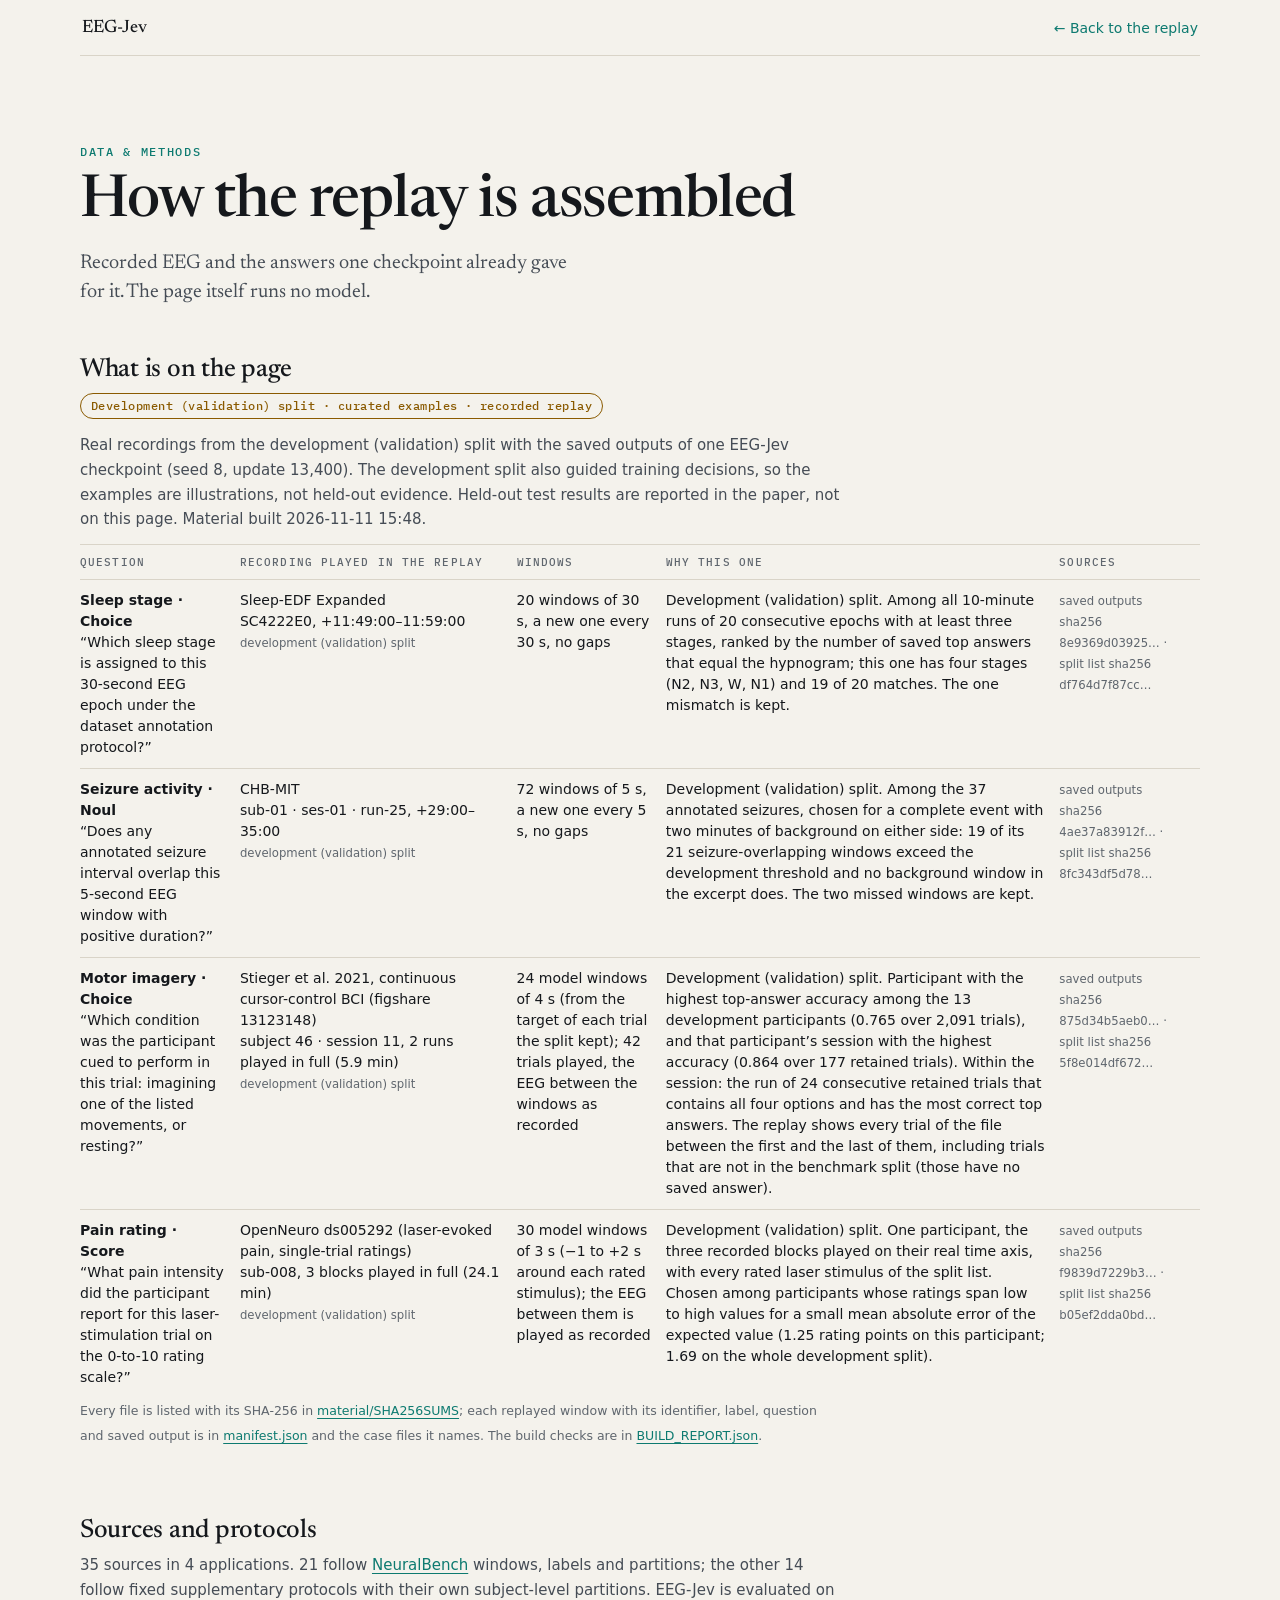
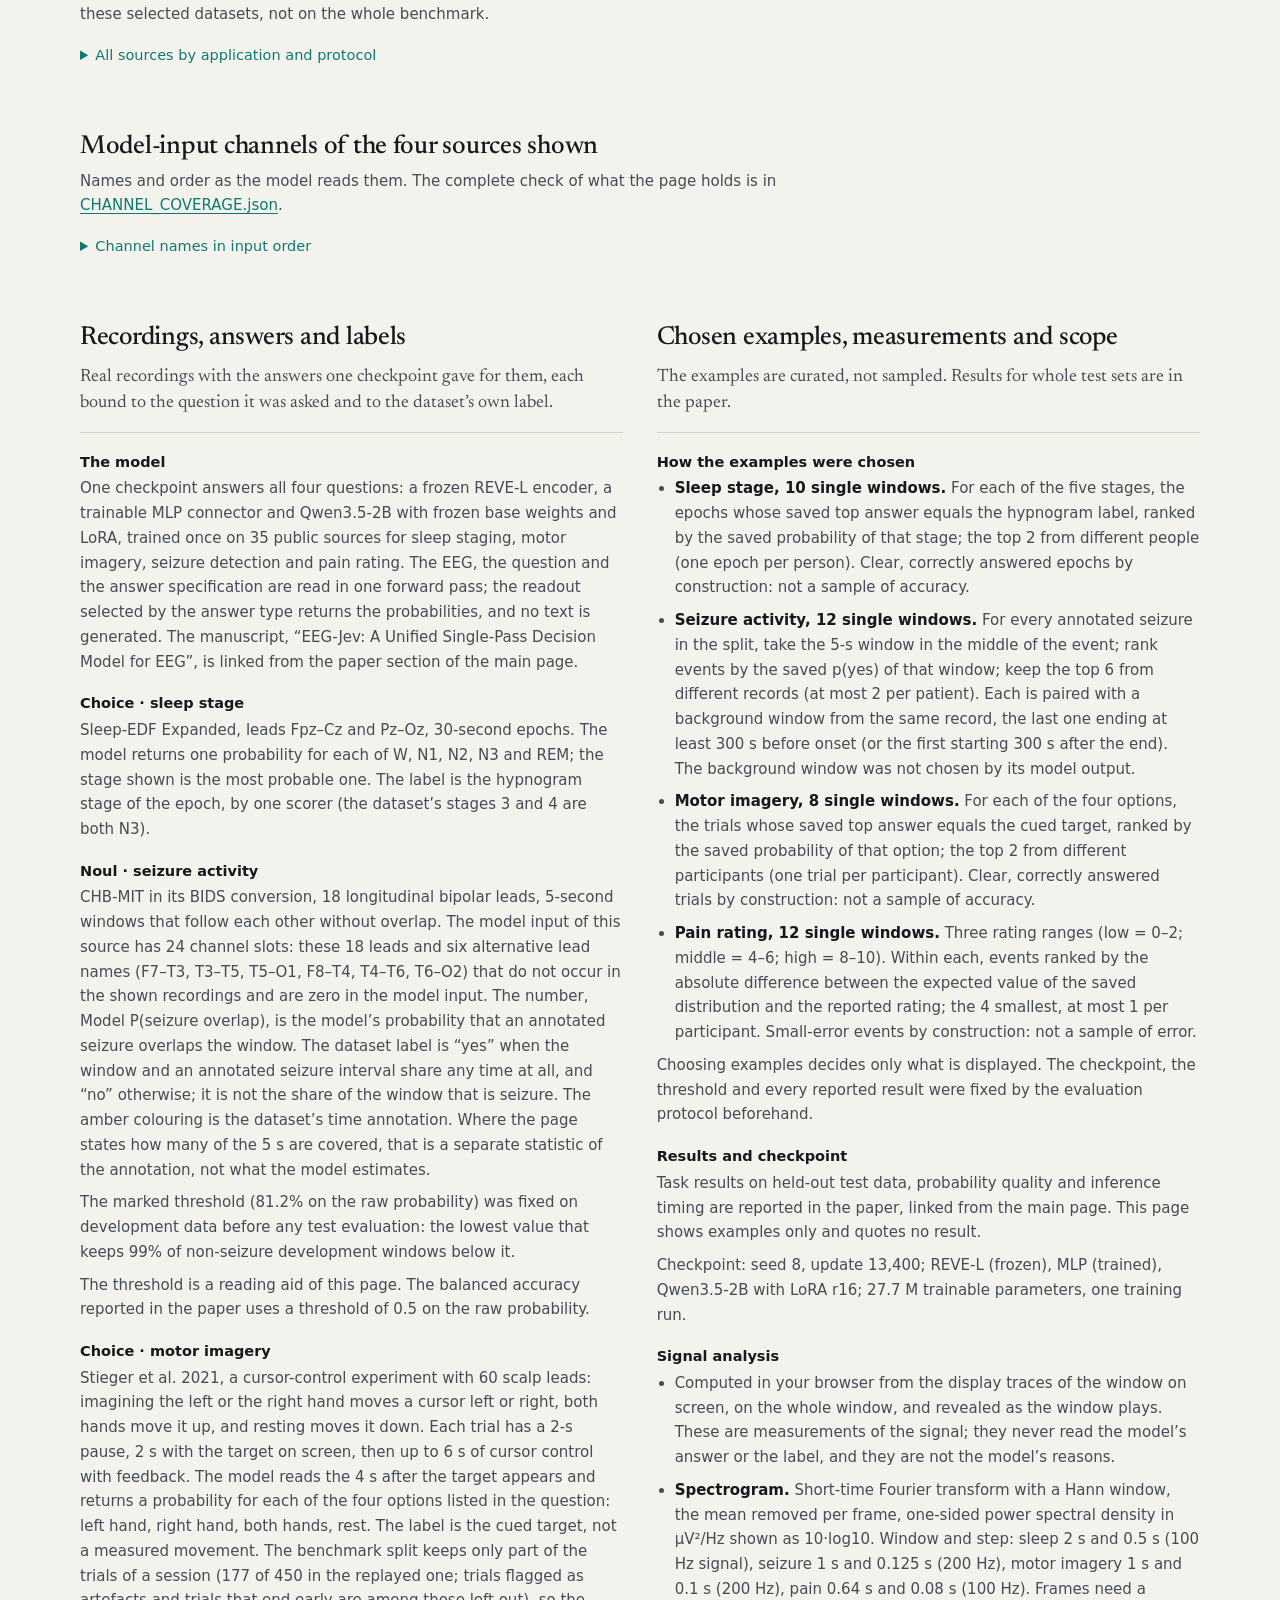
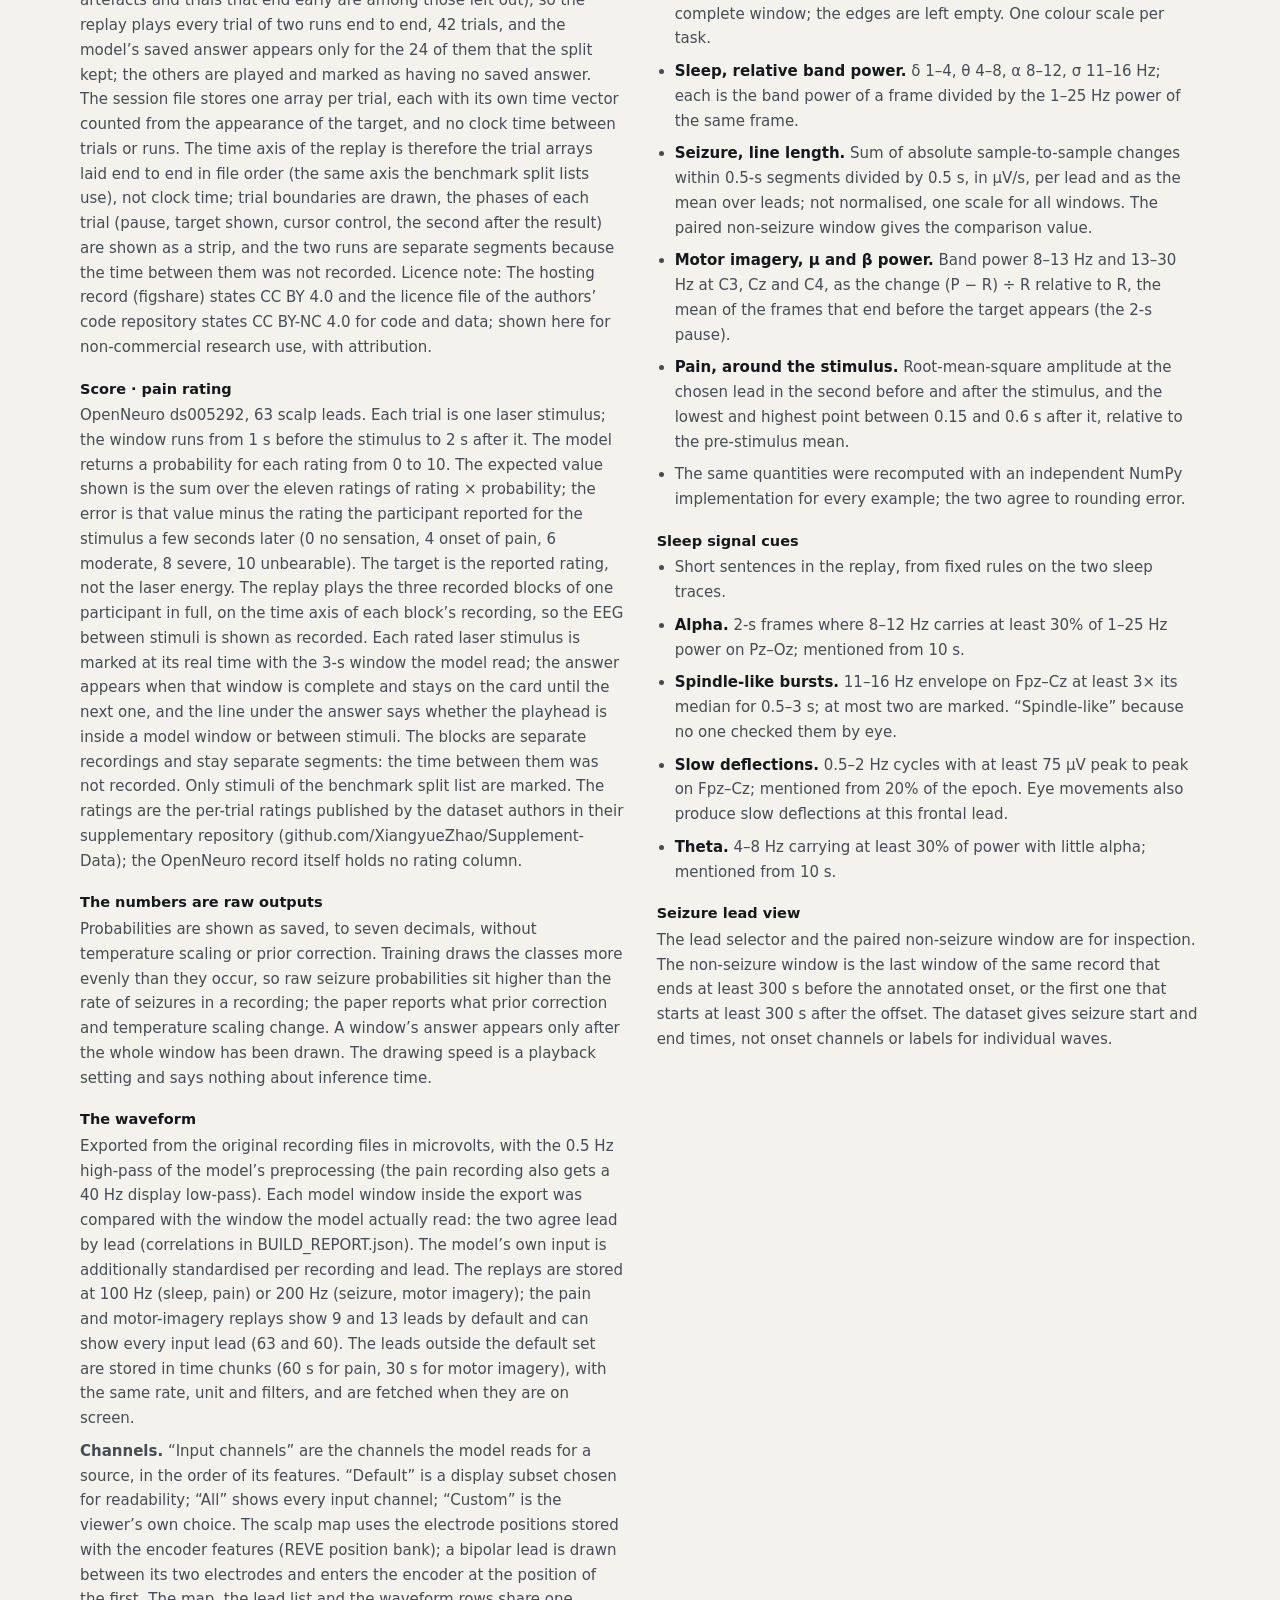
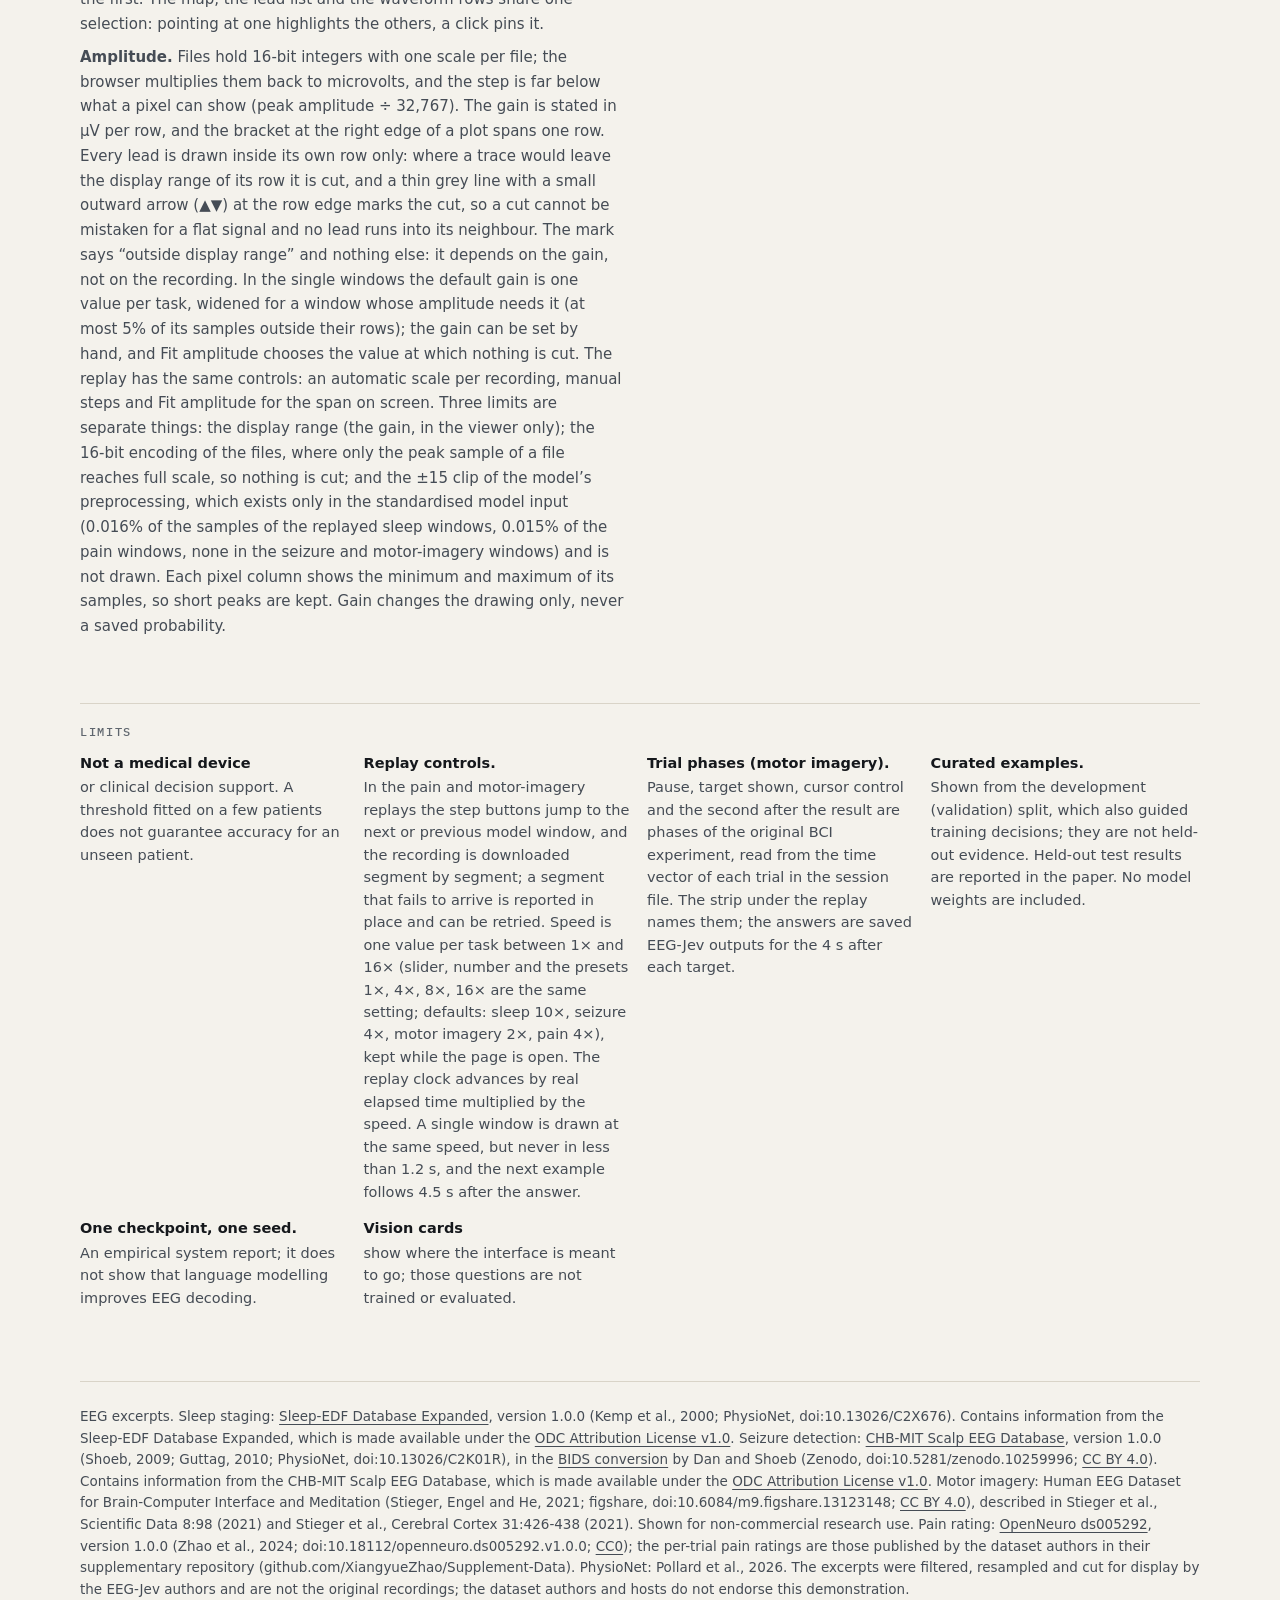
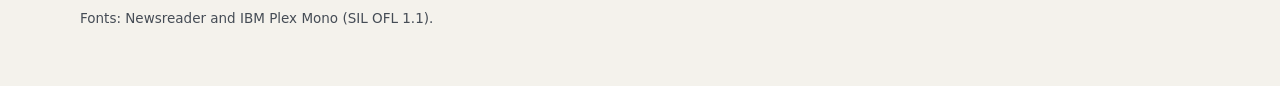
<file: methods.html>
<!doctype html>
<html lang="en">
<head>
<meta charset="utf-8">
<meta name="viewport" content="width=device-width, initial-scale=1">
<title>EEG-Jev: A Unified Single-Pass Decision Model for EEG · Data &amp; methods</title>
<meta name="description" content="How the EEG-Jev replay is assembled: the recordings, the saved answers of one checkpoint, how examples were chosen and what each number means.">
<meta name="color-scheme" content="light">
<link rel="icon" href="data:,">
<link rel="stylesheet" href="assets/css/fonts.css">
<style>
:root { --paper: #f4f2ec; --paper-2: #ebe8df; --ink: #15181c; --ink-2: #454c55; --ink-3: #5f666e; --rule: #d9d4c8; --accent-ink: #0d7a70;
  --serif: "Newsreader", "Iowan Old Style", Georgia, serif; --sans: system-ui, -apple-system, "Segoe UI", Roboto, "Helvetica Neue", Arial, sans-serif; --mono: "IBM Plex Mono", ui-monospace, "SF Mono", Menlo, Consolas, monospace;
  --frame: min(1120px, calc(100% - 32px)); }
* { box-sizing: border-box; }
html { -webkit-text-size-adjust: 100%; text-size-adjust: 100%; }
body { margin: 0; background: var(--paper); color: var(--ink); font: 16px/1.6 var(--sans); -webkit-font-smoothing: antialiased; }
a { color: var(--accent-ink); text-underline-offset: 3px; }
:focus-visible { outline: 2px solid var(--accent-ink); outline-offset: 3px; border-radius: 4px; }
.top { width: var(--frame); margin: 0 auto; display: flex; justify-content: space-between; align-items: center; min-height: 56px; border-bottom: 1px solid var(--rule); font: 500 14px/1 var(--sans); }
.top b, .top .brand { font: 500 18px/1 var(--serif); color: var(--ink); }
.top a { text-decoration: none; display: inline-flex; align-items: center; min-height: 44px; padding: 0 2px; }
main { width: var(--frame); margin: 0 auto; padding: clamp(40px, 7vw, 96px) 0 72px; display: grid; grid-template-columns: repeat(12, minmax(0, 1fr)); column-gap: clamp(20px, 2.6vw, 40px); }
main > * { grid-column: 1 / -1; min-width: 0; }
.eyebrow { margin: 0 0 14px; font: 500 12px/1 var(--mono); letter-spacing: .14em; text-transform: uppercase; color: var(--accent-ink); }
h1 { margin: 0 0 16px; font: 500 clamp(36px, 4.6vw, 60px)/1.04 var(--serif); letter-spacing: -.02em; font-variation-settings: "opsz" 60; }
.lede { margin: 0 0 48px; max-width: 46ch; font: 400 20px/1.45 var(--serif); color: var(--ink-2); }
.ev-col h3 { margin: 0 0 10px; font: 500 26px/1.2 var(--serif); letter-spacing: -.01em; font-variation-settings: "opsz" 24; }
.ev-col .ev-sum { margin: 0 0 18px; padding-bottom: 16px; border-bottom: 1px solid var(--rule); font: 400 18px/1.45 var(--serif); }
.ev-col h4 { margin: 20px 0 4px; font: 600 14.5px/1.35 var(--sans); }
.ev-col p, .ev-col li { font-size: 15px; line-height: 1.65; color: var(--ink-2); }
.ev-col p { margin: 0 0 8px; } .ev-col p, .prov p { overflow-wrap: break-word; } #cm-ckpt { overflow-wrap: anywhere; } .ev-col ul { margin: 0; padding-left: 18px; } .ev-col li { margin: 0 0 8px; } .ev-col li b { color: var(--ink); }
.ev-col + .ev-col { margin-top: 56px; }
.ev-limits { margin-top: 56px; padding-top: 22px; border-top: 1px solid var(--rule); }
.ev-limits h3 { margin: 0 0 14px; font: 500 12px/1 var(--mono); letter-spacing: .14em; text-transform: uppercase; color: var(--ink-3); }
.ev-limits ul { list-style: none; margin: 0; padding: 0; display: grid; gap: 14px; }
.ev-limits li { font-size: 14.5px; line-height: 1.55; color: var(--ink-2); }
.ev-limits li b { display: block; margin-bottom: 2px; color: var(--ink); }
.foot p { margin: 0 0 8px; } .foot a { color: inherit; }
.foot { width: var(--frame); margin: 0 auto; padding: 24px 0 48px; border-top: 1px solid var(--rule); font-size: 13.5px; color: var(--ink-2); }
@media (min-width: 900px) {
  .ev-col { grid-column: 1 / 7; } .ev-col + .ev-col { grid-column: 7 / -1; margin-top: 0; }
  .ev-limits { grid-column: 1 / -1; } .ev-limits ul { grid-template-columns: repeat(4, minmax(0, 1fr)); }
}
.prov { grid-column: 1 / -1; margin: 0 0 56px; }
.prov h3 { margin: 0 0 6px; font: 500 26px/1.2 var(--serif); letter-spacing: -.01em; }
.prov .state { display: inline-block; margin: 0 0 14px; font: 500 12px/1 var(--mono); letter-spacing: .04em; padding: 6px 10px; border-radius: 999px; border: 1px solid currentColor; color: #8a5a00; }
.prov .state.is-test { color: var(--accent-ink); }
.prov p { margin: 0 0 12px; max-width: 80ch; font-size: 15px; line-height: 1.65; color: var(--ink-2); }
.prov-table { width: 100%; border-collapse: collapse; font-size: 14px; line-height: 1.5; }
.prov-table th, .prov-table td { text-align: left; vertical-align: top; padding: 10px 14px 10px 0; border-top: 1px solid var(--rule); }
.prov-table th { font: 500 11px/1.3 var(--mono); letter-spacing: .1em; text-transform: uppercase; color: var(--ink-3); white-space: nowrap; }
.prov-table td b { color: var(--ink); } .prov-table code { font: 400 12.5px/1.5 var(--mono); overflow-wrap: anywhere; }
.prov-wrap { overflow-x: auto; }
.prov small { color: var(--ink-3); }
.fold { margin: 0 0 4px; }
.fold > summary { cursor: pointer; width: max-content; max-width: 100%; padding: 6px 0; font: 500 14.5px/1.4 var(--sans); color: var(--accent-ink); }
.fold[open] > summary { margin-bottom: 8px; }
@media (max-width: 700px) { .prov-table, .prov-table tbody, .prov-table tr, .prov-table td { display: block; } .prov-table thead { display: none; } .prov-table tr { border-top: 1px solid var(--rule); padding: 10px 0; } .prov-table td { border: 0; padding: 2px 0; } .prov-table td::before { content: attr(data-k) " · "; font: 500 10.5px/1.3 var(--mono); letter-spacing: .08em; text-transform: uppercase; color: var(--ink-3); } }
</style>
</head>
<body>
<header class="top"><a class="brand" href="index.html">EEG-Jev</a><a href="index.html">← Back to the replay</a></header>
<main>
  <p class="eyebrow">Data &amp; methods</p>
  <h1>How the replay is assembled</h1>
  <p class="lede">Recorded EEG and the answers one checkpoint already gave for it. The page itself runs no model.</p>

  <section class="prov" id="material" aria-labelledby="pv-title">
    <h3 id="pv-title">What is on the page</h3>
    <p class="state" id="pv-state">Loading the material list…</p>
    <p id="pv-note"></p>
    <div class="prov-wrap"><table class="prov-table" aria-describedby="pv-title">
      <thead><tr><th>Question</th><th>Recording played in the replay</th><th>Windows</th><th>Why this one</th><th>Sources</th></tr></thead>
      <tbody id="pv-rows"><tr><td colspan="5">Loading…</td></tr></tbody>
    </table></div>
    <p><small id="pv-files">Every file is listed with its SHA-256 in <a href="material/SHA256SUMS">material/SHA256SUMS</a>; each replayed window with its identifier, label, question and saved output is in <a href="material/manifest.json">manifest.json</a> and the case files it names. The build checks are in <a href="material/BUILD_REPORT.json">BUILD_REPORT.json</a>.</small></p>
  </section>

  <section class="prov" id="sources" aria-labelledby="src-title">
    <h3 id="src-title">Sources and protocols</h3>
    <p id="src-note">Loading…</p>
    <details class="fold" id="src-fold"><summary>All sources by application and protocol</summary>
    <div class="prov-wrap"><table class="prov-table" aria-describedby="src-title">
      <thead><tr><th>Application</th><th>Sources</th><th>Protocol</th></tr></thead>
      <tbody id="src-rows"></tbody>
    </table></div>
    </details>
  </section>
  <section class="prov" id="channels" aria-labelledby="ch-title">
    <h3 id="ch-title">Model-input channels of the four sources shown</h3>
    <p id="ch-note">Names and order as the model reads them. The complete check of what the page holds is in <a href="material/CHANNEL_COVERAGE.json">CHANNEL_COVERAGE.json</a>.</p>
    <details class="fold" id="ch-fold"><summary>Channel names in input order</summary>
    <div class="prov-wrap"><table class="prov-table" aria-describedby="ch-title">
      <thead><tr><th>Source</th><th>Input channels</th><th>Shown by default</th><th>In order</th></tr></thead>
      <tbody id="ch-rows"></tbody>
    </table></div>
    </details>
  </section>

  <article class="ev-col" id="data-method" aria-labelledby="dm-title">
    <h3 id="dm-title">Recordings, answers and labels</h3>
    <p class="ev-sum">Real recordings with the answers one checkpoint gave for them, each bound to the question it was asked and to the dataset’s own label.</p>
    <h4>The model</h4>
    <p id="dm-model">One checkpoint answers all four questions: a frozen REVE-L encoder, a trainable MLP connector and Qwen3.5-2B with frozen base weights and LoRA, trained once on 35 public sources for sleep staging, motor imagery, seizure detection and pain rating. The EEG, the question and the answer specification are read in one forward pass; the readout selected by the answer type returns the probabilities, and no text is generated. <span id="dm-paper">The manuscript link will be added to the paper section of the main page once posted.</span></p>
    <h4>Choice · sleep stage</h4>
    <p>Sleep-EDF Expanded, leads Fpz–Cz and Pz–Oz, 30-second epochs. The model returns one probability for each of W, N1, N2, N3 and REM; the stage shown is the most probable one. The label is the hypnogram stage of the epoch, by one scorer (the dataset’s stages 3 and 4 are both N3).</p>
    <h4>Noul · seizure activity</h4>
    <p>CHB-MIT in its BIDS conversion, 18 longitudinal bipolar leads, 5-second windows that follow each other without overlap. The model input of this source has 24 channel slots: these 18 leads and six alternative lead names (F7–T3, T3–T5, T5–O1, F8–T4, T4–T6, T6–O2) that do not occur in the shown recordings and are zero in the model input. The number, Model P(seizure overlap), is the model’s probability that an annotated seizure overlaps the window. The dataset label is “yes” when the window and an annotated seizure interval share any time at all, and “no” otherwise; it is not the share of the window that is seizure. The amber colouring is the dataset’s time annotation. Where the page states how many of the 5&nbsp;s are covered, that is a separate statistic of the annotation, not what the model estimates.</p>
    <p id="dm-thr">The marked threshold was fixed on development data before any test evaluation: the lowest value that keeps 99% of non-seizure development windows below it.</p>
    <p>The threshold is a reading aid of this page. The balanced accuracy reported in the paper uses a threshold of 0.5 on the raw probability.</p>
    <h4>Choice · motor imagery</h4>
    <p>Stieger et al. 2021, a cursor-control experiment with 60 scalp leads: imagining the left or the right hand moves a cursor left or right, both hands move it up, and resting moves it down. Each trial has a 2-s pause, 2 s with the target on screen, then up to 6 s of cursor control with feedback. The model reads the 4 s after the target appears and returns a probability for each of the four options listed in the question: left hand, right hand, both hands, rest. The label is the cued target, not a measured movement. The benchmark split keeps only part of the trials of a session (177 of 450 in the replayed one; trials flagged as artefacts and trials that end early are among those left out), so the replay plays every trial of two runs end to end, 42 trials, and the model’s saved answer appears only for the 24 of them that the split kept; the others are played and marked as having no saved answer. The session file stores one array per trial, each with its own time vector counted from the appearance of the target, and no clock time between trials or runs. The time axis of the replay is therefore the trial arrays laid end to end in file order (the same axis the benchmark split lists use), not clock time; trial boundaries are drawn, the phases of each trial (pause, target shown, cursor control, the second after the result) are shown as a strip, and the two runs are separate segments because the time between them was not recorded. <span id="mi-licence"></span></p>
    <h4>Score · pain rating</h4>
    <p>OpenNeuro ds005292, 63 scalp leads. Each trial is one laser stimulus; the window runs from 1&nbsp;s before the stimulus to 2&nbsp;s after it. The model returns a probability for each rating from 0 to 10. The expected value shown is the sum over the eleven ratings of rating × probability; the error is that value minus the rating the participant reported for the stimulus a few seconds later (0 no sensation, 4 onset of pain, 6 moderate, 8 severe, 10 unbearable). The target is the reported rating, not the laser energy. The replay plays the three recorded blocks of one participant in full, on the time axis of each block’s recording, so the EEG between stimuli is shown as recorded. Each rated laser stimulus is marked at its real time with the 3-s window the model read; the answer appears when that window is complete and stays on the card until the next one, and the line under the answer says whether the playhead is inside a model window or between stimuli. The blocks are separate recordings and stay separate segments: the time between them was not recorded. Only stimuli of the benchmark split list are marked. <span id="pain-ratings"></span></p>
    <h4>The numbers are raw outputs</h4>
    <p>Probabilities are shown as saved, to seven decimals, without temperature scaling or prior correction. Training draws the classes more evenly than they occur, so raw seizure probabilities sit higher than the rate of seizures in a recording; the paper reports what prior correction and temperature scaling change. A window’s answer appears only after the whole window has been drawn. The drawing speed is a playback setting and says nothing about inference time.</p>
    <h4>The waveform</h4>
    <p>Exported from the original recording files in microvolts, with the 0.5&nbsp;Hz high-pass of the model’s preprocessing (the pain recording also gets a 40&nbsp;Hz display low-pass). Each model window inside the export was compared with the window the model actually read: the two agree lead by lead (correlations in BUILD_REPORT.json). The model’s own input is additionally standardised per recording and lead. The replays are stored at 100&nbsp;Hz (sleep, pain) or 200&nbsp;Hz (seizure, motor imagery); the pain and motor-imagery replays show 9 and 13 leads by default and can show every input lead (63 and 60). The leads outside the default set are stored in time chunks (60 s for pain, 30 s for motor imagery), with the same rate, unit and filters, and are fetched when they are on screen.</p>
    <p id="dm-ch"><b>Channels.</b> “Input channels” are the channels the model reads for a source, in the order of its features. “Default” is a display subset chosen for readability; “All” shows every input channel; “Custom” is the viewer’s own choice. The scalp map uses the electrode positions stored with the encoder features (REVE position bank); a bipolar lead is drawn between its two electrodes and enters the encoder at the position of the first. The map, the lead list and the waveform rows share one selection: pointing at one highlights the others, a click pins it.</p>
    <p id="dm-amp"><b>Amplitude.</b> Files hold 16-bit integers with one scale per file; the browser multiplies them back to microvolts, and the step is far below what a pixel can show (peak amplitude ÷ 32,767). The gain is stated in µV per row, and the bracket at the right edge of a plot spans one row. Every lead is drawn inside its own row only: where a trace would leave the display range of its row it is cut, and a thin grey line with a small outward arrow (▲▼) at the row edge marks the cut, so a cut cannot be mistaken for a flat signal and no lead runs into its neighbour. The mark says “outside display range” and nothing else: it depends on the gain, not on the recording. In the single windows the default gain is one value per task, widened for a window whose amplitude needs it (at most 5% of its samples outside their rows); the gain can be set by hand, and Fit amplitude chooses the value at which nothing is cut. The replay has the same controls: an automatic scale per recording, manual steps and Fit amplitude for the span on screen. Three limits are separate things: the display range (the gain, in the viewer only); the 16-bit encoding of the files, where only the peak sample of a file reaches full scale, so nothing is cut; and the ±15 clip of the model’s preprocessing, which exists only in the standardised model input (0.016% of the samples of the replayed sleep windows, 0.015% of the pain windows, none in the seizure and motor-imagery windows) and is not drawn. Each pixel column shows the minimum and maximum of its samples, so short peaks are kept. Gain changes the drawing only, never a saved probability.</p>
  </article>
  <article class="ev-col" id="cue-method" aria-labelledby="cm-title">
    <h3 id="cm-title">Chosen examples, measurements and scope</h3>
    <p class="ev-sum">The examples are curated, not sampled. Results for whole test sets are in the paper.</p>
    <h4>How the examples were chosen</h4>
    <ul id="cm-rules"><li>Loading…</li></ul>
    <p>Choosing examples decides only what is displayed. The checkpoint, the threshold and every reported result were fixed by the evaluation protocol beforehand.</p>
    <h4 id="results">Results and checkpoint</h4>
    <p>Task results on held-out test data, probability quality and inference timing are reported in the paper, linked from the main page. This page shows examples only and quotes no result.</p>
    <p id="cm-ckpt"></p>
    <h4>Signal analysis</h4>
    <ul>
      <li>Computed in your browser from the display traces of the window on screen, on the whole window, and revealed as the window plays. These are measurements of the signal; they never read the model’s answer or the label, and they are not the model’s reasons.</li>
      <li><b>Spectrogram.</b> Short-time Fourier transform with a Hann window, the mean removed per frame, one-sided power spectral density in µV²/Hz shown as 10·log10. Window and step: sleep 2 s and 0.5 s (100 Hz signal), seizure 1 s and 0.125 s (200 Hz), motor imagery 1 s and 0.1 s (200 Hz), pain 0.64 s and 0.08 s (100 Hz). Frames need a complete window; the edges are left empty. One colour scale per task.</li>
      <li><b>Sleep, relative band power.</b> δ 1–4, θ 4–8, α 8–12, σ 11–16 Hz; each is the band power of a frame divided by the 1–25 Hz power of the same frame.</li>
      <li><b>Seizure, line length.</b> Sum of absolute sample-to-sample changes within 0.5-s segments divided by 0.5 s, in µV/s, per lead and as the mean over leads; not normalised, one scale for all windows. The paired non-seizure window gives the comparison value.</li>
      <li><b>Motor imagery, μ and β power.</b> Band power 8–13 Hz and 13–30 Hz at C3, Cz and C4, as the change (P − R) ÷ R relative to R, the mean of the frames that end before the target appears (the 2-s pause).</li>
      <li><b>Pain, around the stimulus.</b> Root-mean-square amplitude at the chosen lead in the second before and after the stimulus, and the lowest and highest point between 0.15 and 0.6 s after it, relative to the pre-stimulus mean.</li>
      <li>The same quantities were recomputed with an independent NumPy implementation for every example; the two agree to rounding error.</li>
    </ul>
    <h4>Sleep signal cues</h4>
    <ul>
      <li>Short sentences in the replay, from fixed rules on the two sleep traces.</li>
      <li><b>Alpha.</b> 2-s frames where 8–12&nbsp;Hz carries at least 30% of 1–25&nbsp;Hz power on Pz–Oz; mentioned from 10&nbsp;s.</li>
      <li><b>Spindle-like bursts.</b> 11–16&nbsp;Hz envelope on Fpz–Cz at least 3× its median for 0.5–3&nbsp;s; at most two are marked. “Spindle-like” because no one checked them by eye.</li>
      <li><b>Slow deflections.</b> 0.5–2&nbsp;Hz cycles with at least 75&nbsp;µV peak to peak on Fpz–Cz; mentioned from 20% of the epoch. Eye movements also produce slow deflections at this frontal lead.</li>
      <li><b>Theta.</b> 4–8&nbsp;Hz carrying at least 30% of power with little alpha; mentioned from 10&nbsp;s.</li>
    </ul>
    <h4>Seizure lead view</h4>
    <p>The lead selector and the paired non-seizure window are for inspection. The non-seizure window is the last window of the same record that ends at least 300 s before the annotated onset, or the first one that starts at least 300 s after the offset. The dataset gives seizure start and end times, not onset channels or labels for individual waves.</p>
  </article>
  <div class="ev-limits" aria-labelledby="lim-title">
    <h3 id="lim-title">Limits</h3>
    <ul>
      <li><b>Not a medical device</b> or clinical decision support. A threshold fitted on a few patients does not guarantee accuracy for an unseen patient.</li>
      <li><b>Replay controls.</b> In the pain and motor-imagery replays the step buttons jump to the next or previous model window, and the recording is downloaded segment by segment; a segment that fails to arrive is reported in place and can be retried. Speed is one value per task between 1× and 16× (slider, number and the presets 1×, 4×, 8×, 16× are the same setting; defaults: sleep 10×, seizure 4×, motor imagery 2×, pain 4×), kept while the page is open. The replay clock advances by real elapsed time multiplied by the speed. A single window is drawn at the same speed, but never in less than 1.2 s, and the next example follows 4.5 s after the answer.</li>
      <li><b>Trial phases (motor imagery).</b> Pause, target shown, cursor control and the second after the result are phases of the original BCI experiment, read from the time vector of each trial in the session file. The strip under the replay names them; the answers are saved EEG-Jev outputs for the 4 s after each target.</li>
      <li><b>Curated examples.</b> <span id="lim-split">Their accuracy is specific to the examples; results for whole test sets are in the paper.</span> No model weights are included.</li>
      <li><b>One checkpoint, one seed.</b> An empirical system report; it does not show that language modelling improves EEG decoding.</li>
      <li><b>Vision cards</b> show where the interface is meant to go; those questions are not trained or evaluated.</li>
    </ul>
  </div>
</main>
<footer class="foot"><p data-credits>EEG excerpts from public datasets; the sources and their licences are listed with the material.</p><p><span id="omitted-note" hidden></span> Fonts: Newsreader and IBM Plex Mono (SIL OFL 1.1).</p></footer>
<script src="data/site-config.js"></script>
<script>
(async function () {
  const $ = (id) => document.getElementById(id), esc = (t) => String(t).replace(/[&<>"]/g, (c) => ({ '&': '&amp;', '<': '&lt;', '>': '&gt;', '"': '&quot;' }[c]));
  const get = async (p) => { const r = await fetch('material/' + p, { cache: 'no-cache' }); if (!r.ok) throw new Error(p + ': HTTP ' + r.status); return r.json(); };
  const clock = (s) => { const h = Math.floor(s / 3600), m = Math.floor((s % 3600) / 60), x = Math.round(s % 60); return (h ? h + ':' : '') + String(m).padStart(2, '0') + ':' + String(x).padStart(2, '0'); };
  try {
    const m = await get('manifest.json'), test = m.data_status.kind === 'test';
    const st = $('pv-state'); st.textContent = (test ? 'Curated test examples' : m.data_status.label) + ' · recorded replay'; st.classList.toggle('is-test', test);
    const ck = 'seed ' + m.model.seed + ', update ' + Number(m.model.update).toLocaleString('en');
    const sha = m.model.checkpoint_sha256;
    $('pv-note').textContent = m.data_status.note + (sha ? ' Checkpoint sha256 ' + sha.slice(0, 16) + '…;' : '') + ' Material built ' + m.built.slice(0, 16).replace('T', ' ') + '.';
    const names = { sleep: 'Sleep stage · Choice', seizure: 'Seizure activity · Noul', motor_imagery: 'Motor imagery · Choice', pain: 'Pain rating · Score' }, rows = [], rules = [];
    const keys = ['sleep', 'seizure', 'motor_imagery', 'pain'].filter((k) => m.tasks[k]);
    const loaded = await Promise.all(keys.map((k) => Promise.all([get(m.tasks[k].cases[0].path + 'case.json'), get(m.tasks[k].examples.path + '.json')])));
    keys.forEach((k, n) => {
      const t = m.tasks[k], c = loaded[n][0], w = loaded[n][1], inp = m.inputs;
      const secs = c.sparse ? c.segments.reduce((a, g) => a + g.n_samples / c.sample_rate_hz, 0) : 0;
      const where = c.sparse ? esc(c.record_label || c.subject_id) + ', ' + c.segments.length + ' ' + c.segment_word + 's played in full (' + (secs / 60).toFixed(1) + ' min)' : esc(c.record_label) + ', +' + clock(c.t0_record_s) + '–' + clock(c.t1_record_s);
      const win = k === 'motor_imagery' ? c.windows.length + ' model windows of ' + c.window_length_s + ' s (from the target of each trial the split kept); ' + c.trials.length + ' trials played, the EEG between the windows as recorded'
        : c.sparse ? c.windows.length + ' model windows of ' + c.window_length_s + ' s (−1 to +2 s around each rated stimulus); the EEG between them is played as recorded' : c.windows.length + ' windows of ' + c.window_length_s + ' s, a new one every ' + c.stride_s + ' s' + (c.gaps && c.gaps.length ? ', ' + c.gaps.length + ' gaps kept' : ', no gaps');
      const src = 'saved outputs sha256 ' + inp[k + '.predictions'].sha256.slice(0, 12) + '… · split list sha256 ' + inp[k + '.manifest'].sha256.slice(0, 12) + '…';
      rows.push('<tr><td data-k="Question"><b>' + names[k] + '</b><br>“' + esc(t.question) + '”</td><td data-k="Recording">' + esc(t.dataset) + '<br>' + where + '<br><small>' + esc(c.split === 'val' ? 'development (validation)' : c.split) + ' split</small></td><td data-k="Windows">' + win + '</td><td data-k="Why this one">' + esc(c.provenance.selection_note || '') + '</td><td data-k="Sources"><small>' + src + '</small></td></tr>');
      rules.push('<li><b>' + names[k].split(' · ')[0] + ', ' + w.items.length + ' single windows.</b> ' + esc(w.selection_rule) + '</li>');
    });
    const mi = m.tasks.motor_imagery; if (mi && mi.licence_note) document.getElementById('mi-licence').textContent = 'Licence note: ' + mi.licence_note;
    if (m.credits_html) document.querySelectorAll('[data-credits]').forEach((e) => { e.innerHTML = m.credits_html; });
    const pr = m.tasks.pain && m.tasks.pain.ratings_note; if (pr) document.getElementById('pain-ratings').textContent = pr;
    const om = m.omitted || {}, ok = Object.keys(om); if (ok.length) { const o = $('omitted-note'); o.hidden = false; o.textContent = ok.map((k) => om[k].note).join(' '); }
    $('pv-rows').innerHTML = rows.join(''); $('cm-rules').innerHTML = rules.join('');
    const thr = m.formal.seizure_thresholds_dev; if (thr) $('dm-thr').textContent = 'The marked threshold (' + (thr.spec99 * 100).toFixed(1) + '% on the raw probability) was fixed on development data before any test evaluation: the lowest value that keeps 99% of non-seizure development windows below it.';
    const ov = m.overview;
    if (ov) {
      const nbHref = (window.EEGJevSite && window.EEGJevSite.benchmark && window.EEGJevSite.benchmark.href) || 'https://facebookresearch.github.io/neuroai/neuralbench/index.html';
      $('src-note').innerHTML = ov.sources + ' sources in ' + ov.applications + ' applications. ' + ov.neuralbench + ' follow <a href="' + esc(nbHref) + '" target="_blank" rel="noopener">NeuralBench</a> windows, labels and partitions; the other ' + ov.supplementary + ' follow fixed supplementary protocols with their own subject-level partitions. EEG-Jev is evaluated on these selected datasets, not on the whole benchmark.';
      const apps = { 'motor-imagery': 'Motor imagery', 'sleep-stage': 'Sleep staging', 'seizure-presence': 'Seizure detection', 'pain-rating': 'Pain rating' }, rowsS = [];
      for (const a of Object.keys(apps)) for (const pr of ['NeuralBench', 'supplementary']) {
        const xs = ov.list.filter((x) => x.application === a && x.protocol === pr); if (!xs.length) continue;
        rowsS.push('<tr><td data-k="Application"><b>' + apps[a] + '</b></td><td data-k="Sources">' + xs.length + ': <code>' + xs.map((x) => esc(x.source)).join('</code>, <code>') + '</code></td><td data-k="Protocol">' + (pr === 'NeuralBench' ? 'NeuralBench processing and partitions' : 'supplementary: ' + esc([...new Set(xs.map((x) => x.partition))].join('; '))) + '</td></tr>');
      }
      $('src-rows').innerHTML = rowsS.join('');
    }
    $('ch-rows').innerHTML = keys.map((k) => { const ic = m.tasks[k].input_channels; if (!ic) return ''; const nm = (c) => esc(c.name) + (c.recorded === false ? ' (empty slot)' : '');
      return '<tr><td data-k="Source"><b>' + esc(ic.source) + '</b><br><small>' + names[k].split(' · ')[0] + '</small></td><td data-k="Input channels">' + ic.n_channels + (ic.empty_slots.length ? ' (' + (ic.n_channels - ic.empty_slots.length) + ' recorded, ' + ic.empty_slots.length + ' empty slots)' : '') + '</td><td data-k="Shown by default">' + ic.default_leads.length + '</td><td data-k="In order"><small>' + ic.channels.map(nm).join(', ') + '</small></td></tr>'; }).join('');
    $('cm-ckpt').textContent = 'Checkpoint: ' + ck + (sha ? ' (sha256 ' + sha + ')' : '') + '; ' + m.model.encoder + ', ' + m.model.connector + ', ' + m.model.language_model + '; ' + m.model.trainable_parameters + ' trainable parameters, one training run.';
    const site = window.EEGJevSite; if (site && site.title) { const hasPaper = site.paper && (site.paper.arxiv || site.paper.pdf); $('dm-paper').textContent = 'The manuscript, “' + site.title + '”, ' + (hasPaper ? 'is linked from the paper section of the main page.' : 'will be linked from the paper section of the main page once posted.'); }
    if (!test) $('lim-split').textContent = 'Shown from the development (validation) split, which also guided training decisions; they are not held-out evidence. Held-out test results are reported in the paper.';
  } catch (e) {
    $('pv-state').textContent = 'The material list could not be loaded'; $('pv-note').textContent = e.message + '. Open this page through the web server, not as a file.'; $('pv-rows').innerHTML = '';
    for (const id of ['cm-rules', 'cm-ckpt']) $(id).textContent = 'Not available.';
  }
})();
</script>
</body>
</html>
</file>
